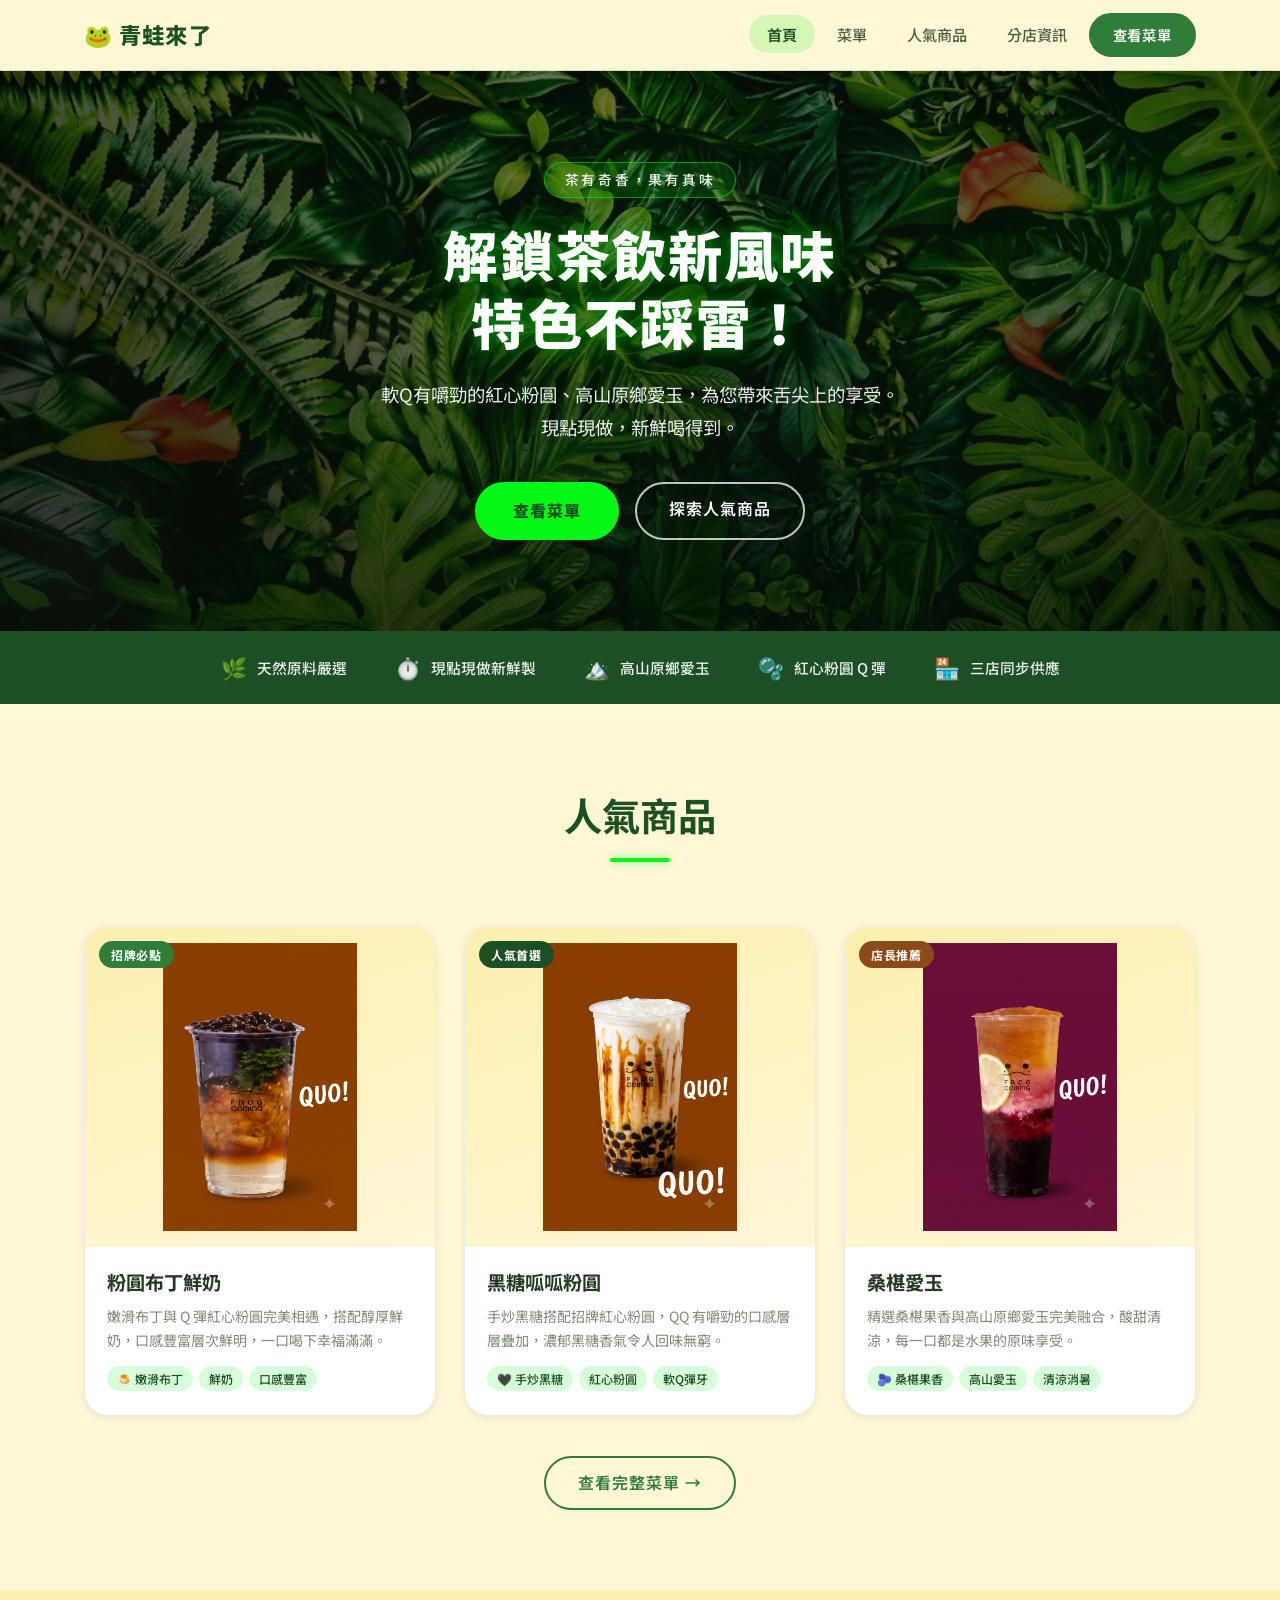
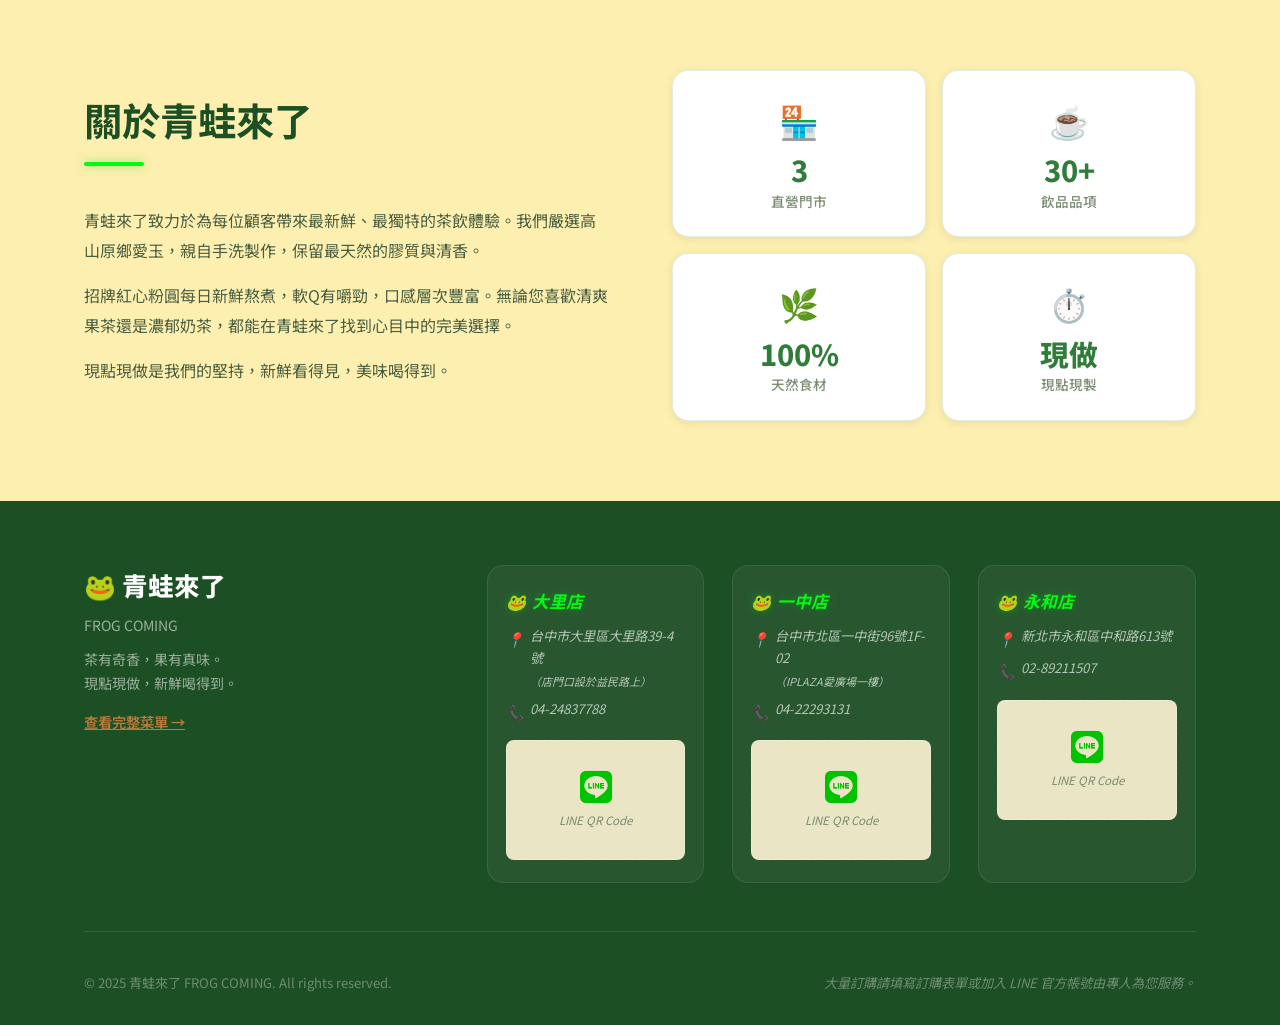
<file: index.html>
<!DOCTYPE html>
<html lang="zh-TW">
<head>
  <meta charset="UTF-8" />
  <meta name="viewport" content="width=device-width, initial-scale=1.0" />
  <meta http-equiv="X-UA-Compatible" content="IE=edge" />

  <!-- SEO Meta -->
  <title>青蛙來了 FROG COMING｜台中大里 · 一中 · 新北永和 手搖飲料專賣店</title>
  <meta name="description" content="青蛙來了 FROG COMING，現點現做的特色手搖飲料。招牌紅心粉圓 Q 彈有嚼勁，高山原鄉愛玉清涼消暑。台中大里店、一中店、新北永和店，解鎖茶飲新風味！" />
  <meta name="keywords" content="青蛙來了,FROG COMING,手搖飲料,台中飲料,大里飲料,一中街飲料,永和飲料,粉圓奶茶,愛玉,黑糖粉圓,桑椹愛玉,布丁鮮奶,紅心粉圓,高山愛玉,特色茶飲,台灣手搖飲,現點現做" />
  <meta name="author" content="青蛙來了 FROG COMING" />
  <meta name="robots" content="index, follow" />
  <link rel="canonical" href="https://gail0430.github.io/FrogTea/index.html" />

  <!-- Open Graph -->
  <meta property="og:title" content="青蛙來了 FROG COMING｜解鎖茶飲新風味 特色不踩雷！" />
  <meta property="og:description" content="軟Q有嚼勁的紅心粉圓、高山原鄉愛玉，為您帶來舌尖上的享受。現點現做，新鮮喝得到。台中大里、一中、新北永和三店。" />
  <meta property="og:type" content="website" />
  <meta property="og:url" content="https://gail0430.github.io/FrogTea/index.html" />
  <meta property="og:locale" content="zh_TW" />
  <meta property="og:image" content="images/store-wall-logo.jpg" />

  <!-- Twitter Card -->
  <meta name="twitter:card" content="summary_large_image" />
  <meta name="twitter:title" content="青蛙來了 FROG COMING｜解鎖茶飲新風味 特色不踩雷！" />
  <meta name="twitter:description" content="軟Q有嚼勁的紅心粉圓、高山原鄉愛玉，為您帶來舌尖上的享受。現點現做，新鮮喝得到。" />

  <!-- Structured Data -->
  <script type="application/ld+json">
  {
    "@context": "https://schema.org",
    "@type": "FoodEstablishment",
    "name": "青蛙來了 FROG COMING",
    "description": "現點現做的特色手搖飲料，招牌紅心粉圓、高山愛玉",
    "url": "https://gail0430.github.io/FrogTea/",
    "servesCuisine": "手搖飲料",
    "location": [
      {
        "@type": "Place",
        "name": "大里店",
        "address": { "@type": "PostalAddress", "addressLocality": "台中市大里區", "streetAddress": "大里路39-4號" },
        "telephone": "04-24837788"
      },
      {
        "@type": "Place",
        "name": "一中店",
        "address": { "@type": "PostalAddress", "addressLocality": "台中市北區", "streetAddress": "一中街96號1F-02" },
        "telephone": "04-22293131"
      },
      {
        "@type": "Place",
        "name": "永和店",
        "address": { "@type": "PostalAddress", "addressLocality": "新北市永和區", "streetAddress": "中和路613號" },
        "telephone": "02-89211507"
      }
    ]
  }
  </script>

  <!-- Fonts -->
  <link rel="preconnect" href="https://fonts.googleapis.com" />
  <link rel="preconnect" href="https://fonts.gstatic.com" crossorigin />
  <link href="https://fonts.googleapis.com/css2?family=Noto+Sans+TC:wght@400;500;700;900&display=swap" rel="stylesheet" />

  <!-- Icons -->
  <link rel="stylesheet" href="https://cdn.jsdelivr.net/npm/@fortawesome/fontawesome-free@6.4.0/css/all.min.css" />

  <!-- Stylesheet -->
  <link rel="stylesheet" href="css/style.css" />
</head>

<body>

  <!-- ========== HEADER ========== -->
  <header>
    <nav class="navbar container" aria-label="主導覽列">
      <a href="index.html" class="navbar-brand" aria-label="青蛙來了首頁">
        <span class="brand-name">🐸 青蛙來了</span>
      </a>
      <ul class="navbar-nav" role="list">
        <li><a href="index.html" class="nav-link active">首頁</a></li>
        <li><a href="Menu.html" class="nav-link">菜單</a></li>
        <li><a href="#popular" class="nav-link">人氣商品</a></li>
        <li><a href="#branches-footer" class="nav-link">分店資訊</a></li>
        <li><a href="Menu.html" class="btn-primary" style="padding:8px 22px;font-size:0.9rem;">查看菜單</a></li>
      </ul>
      <button class="navbar-menu-btn" id="menuToggle" aria-label="開啟選單" aria-expanded="false">
        <span></span>
        <span></span>
        <span></span>
      </button>
    </nav>
    <nav class="mobile-nav" id="mobileNav" aria-label="行動版導覽">
      <a href="index.html" class="nav-link active">首頁</a>
      <a href="Menu.html" class="nav-link">菜單</a>
      <a href="#popular" class="nav-link">人氣商品</a>
      <a href="#branches-footer" class="nav-link">分店資訊</a>
    </nav>
  </header>

  <main>

    <!-- ========== HERO BANNER ========== -->
    <section class="hero" aria-labelledby="hero-title" id="hero-section">
      <div class="hero-leaf hero-leaf-1"></div>
      <div class="hero-leaf hero-leaf-2"></div>
      <div class="hero-content">
        <span class="hero-eyebrow">茶有奇香，果有真味</span>
        <h1 class="hero-title" id="hero-title">
          解鎖茶飲新風味<br>特色不踩雷！
        </h1>
        <p class="hero-subtitle">
          軟Q有嚼勁的紅心粉圓、高山原鄉愛玉，為您帶來舌尖上的享受。<br>
          現點現做，新鮮喝得到。
        </p>
        <div class="hero-actions">
          <a href="Menu.html" class="btn-primary">查看菜單</a>
          <a href="#popular" class="btn-outline">探索人氣商品</a>
        </div>
      </div>
    </section>

    <!-- ========== FEATURES STRIP ========== -->
    <section class="features-strip" aria-label="品牌特色">
      <div class="container">
        <div class="feature-item">
          <span class="icon" aria-hidden="true">🌿</span>
          <span>天然原料嚴選</span>
        </div>
        <div class="feature-item">
          <span class="icon" aria-hidden="true">⏱️</span>
          <span>現點現做新鮮製</span>
        </div>
        <div class="feature-item">
          <span class="icon" aria-hidden="true">🏔️</span>
          <span>高山原鄉愛玉</span>
        </div>
        <div class="feature-item">
          <span class="icon" aria-hidden="true">🫧</span>
          <span>紅心粉圓 Q 彈</span>
        </div>
        <div class="feature-item">
          <span class="icon" aria-hidden="true">🏪</span>
          <span>三店同步供應</span>
        </div>
      </div>
    </section>

    <!-- ========== POPULAR PRODUCTS ========== -->
    <section class="popular-products" id="popular" aria-labelledby="popular-title">
      <div class="container">
        <h2 class="section-title fade-up" id="popular-title">人氣商品</h2>
        <div class="products-grid">

          <!-- 粉圓布丁鮮奶 -->
          <article class="product-card fade-up" aria-label="粉圓布丁鮮奶">
            <div class="product-card-img-wrap">
              <span class="product-badge">招牌必點</span>
              <img
                src="images/product-pudding-milk.png"
                alt="粉圓布丁鮮奶 - 嫩滑布丁搭配Q彈紅心粉圓與新鮮牛奶"
                class="product-card-img"
                loading="lazy"
              />
            </div>
            <div class="product-card-body">
              <h3 class="product-name">粉圓布丁鮮奶</h3>
              <p class="product-desc">嫩滑布丁與 Q 彈紅心粉圓完美相遇，搭配醇厚鮮奶，口感豐富層次鮮明，一口喝下幸福滿滿。</p>
              <div class="product-tags">
                <span class="product-tag">🍮 嫩滑布丁</span>
                <span class="product-tag">鮮奶</span>
                <span class="product-tag">口感豐富</span>
              </div>
            </div>
          </article>

          <!-- 黑糖呱呱粉圓 -->
          <article class="product-card fade-up" aria-label="黑糖呱呱粉圓">
            <div class="product-card-img-wrap">
              <span class="product-badge" style="background:var(--brand-green-dark);">人氣首選</span>
              <img
                src="images/product-brown-sugar-pearl.png"
                alt="黑糖呱呱粉圓 - 手炒黑糖搭配Q彈紅心粉圓"
                class="product-card-img"
                loading="lazy"
              />
            </div>
            <div class="product-card-body">
              <h3 class="product-name">黑糖呱呱粉圓</h3>
              <p class="product-desc">手炒黑糖搭配招牌紅心粉圓，QQ 有嚼勁的口感層層疊加，濃郁黑糖香氣令人回味無窮。</p>
              <div class="product-tags">
                <span class="product-tag">🖤 手炒黑糖</span>
                <span class="product-tag">紅心粉圓</span>
                <span class="product-tag">軟Q彈牙</span>
              </div>
            </div>
          </article>

          <!-- 桑椹愛玉 -->
          <article class="product-card fade-up" aria-label="桑椹愛玉">
            <div class="product-card-img-wrap">
              <span class="product-badge" style="background:var(--brand-brown);">店長推薦</span>
              <img
                src="images/product-mulberry-jelly.png"
                alt="桑椹愛玉 - 清涼酸甜的特色飲品"
                class="product-card-img"
                loading="lazy"
              />
            </div>
            <div class="product-card-body">
              <h3 class="product-name">桑椹愛玉</h3>
              <p class="product-desc">精選桑椹果香與高山原鄉愛玉完美融合，酸甜清涼，每一口都是水果的原味享受。</p>
              <div class="product-tags">
                <span class="product-tag">🫐 桑椹果香</span>
                <span class="product-tag">高山愛玉</span>
                <span class="product-tag">清涼消暑</span>
              </div>
            </div>
          </article>

        </div>

        <div style="text-align:center;margin-top:40px;">
          <a href="Menu.html" class="btn-outline fade-up">查看完整菜單 →</a>
        </div>
      </div>
    </section>

    <!-- ========== BRAND STORY ========== -->
    <section class="brand-story" aria-labelledby="story-title">
      <div class="container">
        <div class="brand-story-inner">
          <div class="brand-story-text">
            <h2 class="section-title fade-up" id="story-title">關於青蛙來了</h2>
            <p class="fade-up">青蛙來了致力於為每位顧客帶來最新鮮、最獨特的茶飲體驗。我們嚴選高山原鄉愛玉，親自手洗製作，保留最天然的膠質與清香。</p>
            <p class="fade-up">招牌紅心粉圓每日新鮮熬煮，軟Q有嚼勁，口感層次豐富。無論您喜歡清爽果茶還是濃郁奶茶，都能在青蛙來了找到心目中的完美選擇。</p>
            <p class="fade-up">現點現做是我們的堅持，新鮮看得見，美味喝得到。</p>
          </div>
          <div class="brand-story-visual fade-up" aria-label="品牌數據">
            <div class="story-card">
              <div class="story-icon" aria-hidden="true">🏪</div>
              <div class="story-num">3</div>
              <div class="story-label">直營門市</div>
            </div>
            <div class="story-card">
              <div class="story-icon" aria-hidden="true">☕</div>
              <div class="story-num">30+</div>
              <div class="story-label">飲品品項</div>
            </div>
            <div class="story-card">
              <div class="story-icon" aria-hidden="true">🌿</div>
              <div class="story-num">100%</div>
              <div class="story-label">天然食材</div>
            </div>
            <div class="story-card">
              <div class="story-icon" aria-hidden="true">⏱️</div>
              <div class="story-num">現做</div>
              <div class="story-label">現點現製</div>
            </div>
          </div>
        </div>
      </div>
    </section>

  </main>

  <!-- ========== FOOTER ========== -->
  <footer id="branches-footer" aria-labelledby="footer-branches-title">
    <div class="container">
      <div class="footer-top">
        <div class="footer-brand">
          <div class="logo-text">🐸 青蛙來了</div>
          <p>FROG COMING</p>
          <p style="margin-top:10px;">茶有奇香，果有真味。<br>現點現做，新鮮喝得到。</p>
          <p style="margin-top:14px;">
            <a href="Menu.html" style="color:var(--brand-brown-light);font-weight:600;text-decoration:underline;font-size:0.9rem;">查看完整菜單 →</a>
          </p>
        </div>

        <div class="footer-branches" aria-labelledby="footer-branches-title">
          <h2 id="footer-branches-title" class="section-title" style="display:none">分店資訊</h2>

          <!-- 大里店 -->
          <address class="branch-card" aria-label="台中大里店資訊">
            <div class="branch-name">大里店</div>
            <div class="branch-info">
              <span class="info-icon" aria-hidden="true">📍</span>
              <span>台中市大里區大里路39-4號<br><small>（店門口設於益民路上）</small></span>
            </div>
            <div class="branch-info">
              <span class="info-icon" aria-hidden="true">📞</span>
              <a href="tel:04-24837788" style="color:inherit;">04-24837788</a>
            </div>
            <div class="branch-qr-area" aria-label="大里店 LINE QR Code 預留區">
              <i class="fab fa-line" style="font-size:2rem;color:#00C300;"></i>
              <span class="qr-label">LINE QR Code</span>
            </div>
          </address>

          <!-- 一中店 -->
          <address class="branch-card" aria-label="台中一中店資訊">
            <div class="branch-name">一中店</div>
            <div class="branch-info">
              <span class="info-icon" aria-hidden="true">📍</span>
              <span>台中市北區一中街96號1F-02<br><small>（IPLAZA愛廣場一樓）</small></span>
            </div>
            <div class="branch-info">
              <span class="info-icon" aria-hidden="true">📞</span>
              <a href="tel:04-22293131" style="color:inherit;">04-22293131</a>
            </div>
            <div class="branch-qr-area" aria-label="一中店 LINE QR Code 預留區">
              <i class="fab fa-line" style="font-size:2rem;color:#00C300;"></i>
              <span class="qr-label">LINE QR Code</span>
            </div>
          </address>

          <!-- 永和店 -->
          <address class="branch-card" aria-label="新北永和店資訊">
            <div class="branch-name">永和店</div>
            <div class="branch-info">
              <span class="info-icon" aria-hidden="true">📍</span>
              <span>新北市永和區中和路613號</span>
            </div>
            <div class="branch-info">
              <span class="info-icon" aria-hidden="true">📞</span>
              <a href="tel:02-89211507" style="color:inherit;">02-89211507</a>
            </div>
            <div class="branch-qr-area" aria-label="永和店 LINE QR Code 預留區">
              <i class="fab fa-line" style="font-size:2rem;color:#00C300;"></i>
              <span class="qr-label">LINE QR Code</span>
            </div>
          </address>

        </div>
      </div>

      <div class="footer-bottom">
        <p>© 2025 青蛙來了 FROG COMING. All rights reserved.</p>
        <p class="footer-note">大量訂購請填寫訂購表單或加入 LINE 官方帳號由專人為您服務。</p>
      </div>
    </div>
  </footer>

  <!-- ========== JAVASCRIPT ========== -->
  <script>
    // Mobile nav toggle
    const menuToggle = document.getElementById('menuToggle');
    const mobileNav = document.getElementById('mobileNav');

    menuToggle.addEventListener('click', () => {
      const isOpen = mobileNav.classList.toggle('open');
      menuToggle.setAttribute('aria-expanded', isOpen);
    });

    // Close mobile nav when clicking a link
    mobileNav.querySelectorAll('.nav-link').forEach(link => {
      link.addEventListener('click', () => {
        mobileNav.classList.remove('open');
        menuToggle.setAttribute('aria-expanded', 'false');
      });
    });

    // Scroll animations
    const fadeEls = document.querySelectorAll('.fade-up');
    const observer = new IntersectionObserver((entries) => {
      entries.forEach(entry => {
        if (entry.isIntersecting) {
          entry.target.classList.add('visible');
          observer.unobserve(entry.target);
        }
      });
    }, { threshold: 0.12 });

    fadeEls.forEach(el => observer.observe(el));

    // Smooth anchor scroll with offset for sticky header
    document.querySelectorAll('a[href^="#"]').forEach(anchor => {
      anchor.addEventListener('click', function(e) {
        const targetId = this.getAttribute('href').substring(1);
        const target = document.getElementById(targetId);
        if (target) {
          e.preventDefault();
          const offset = 80;
          const top = target.getBoundingClientRect().top + window.scrollY - offset;
          window.scrollTo({ top, behavior: 'smooth' });
        }
      });
    });
  </script>

</body>
</html>
</file>
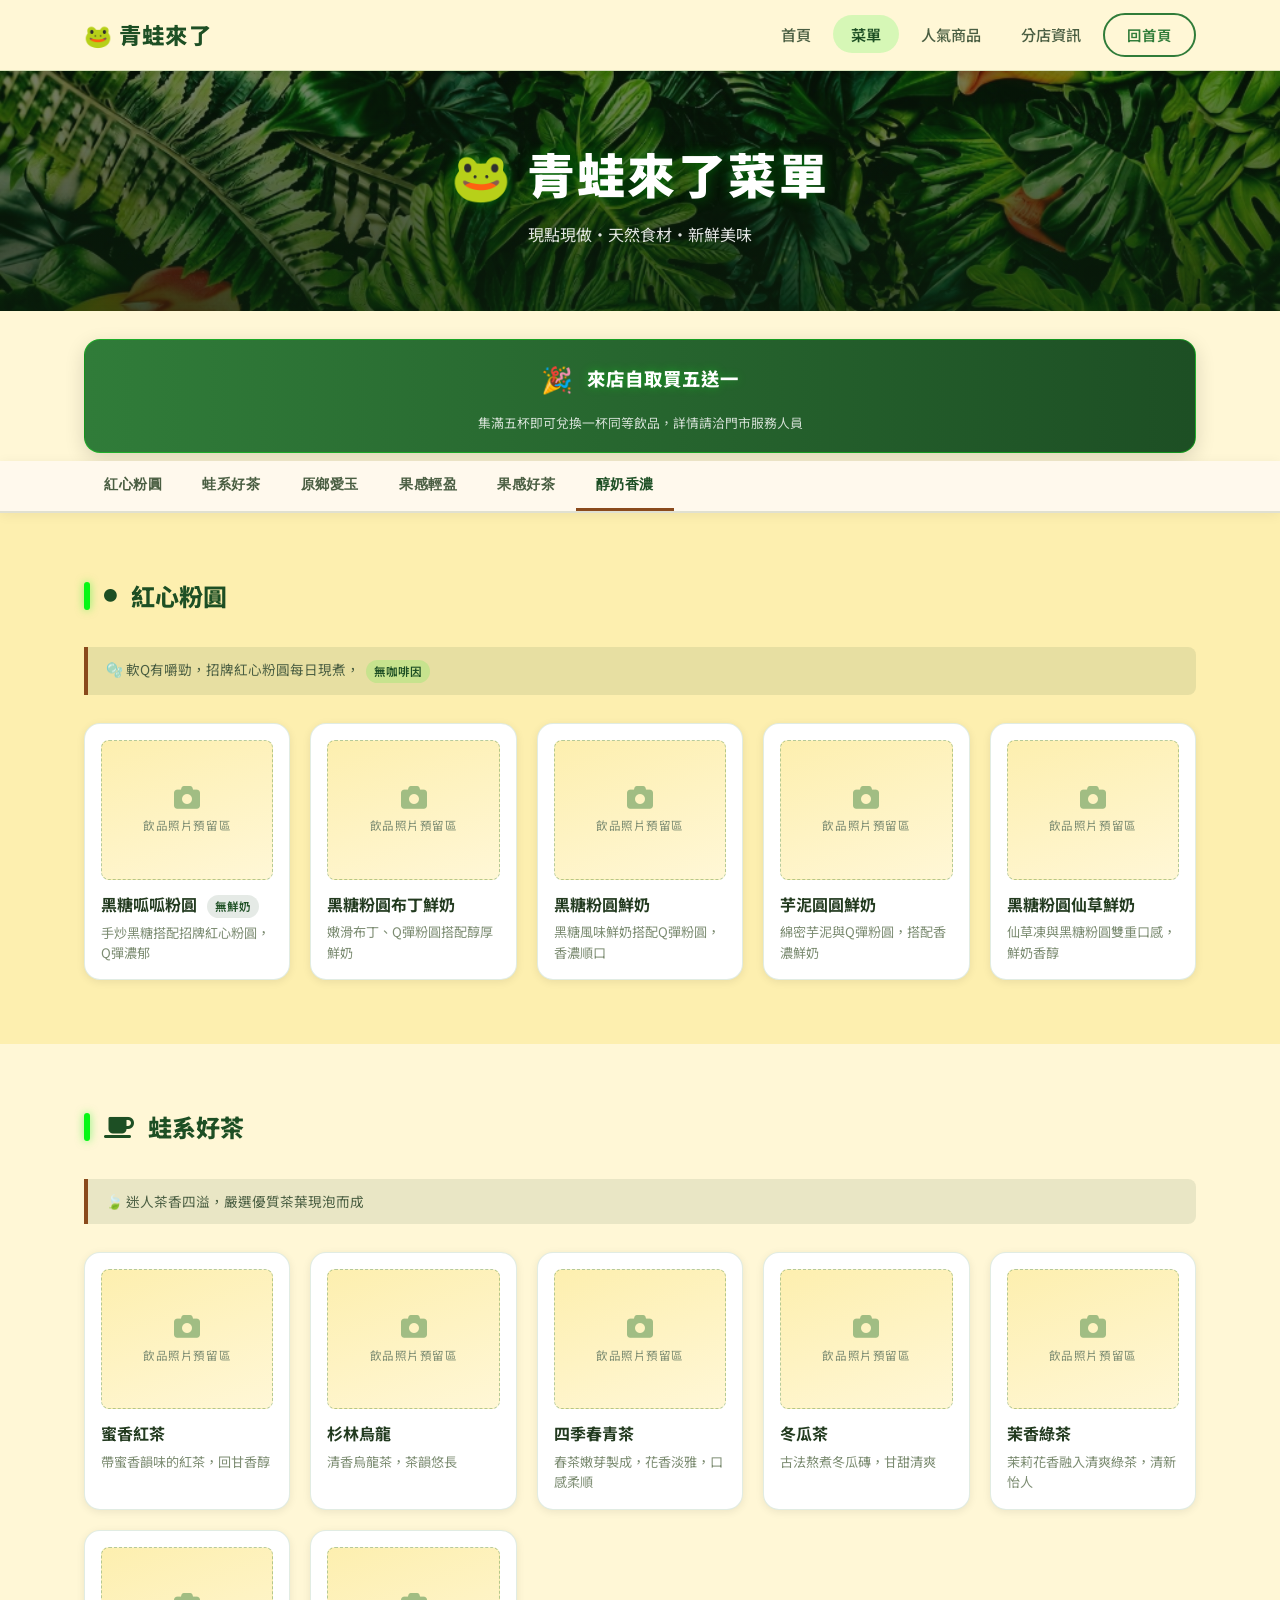
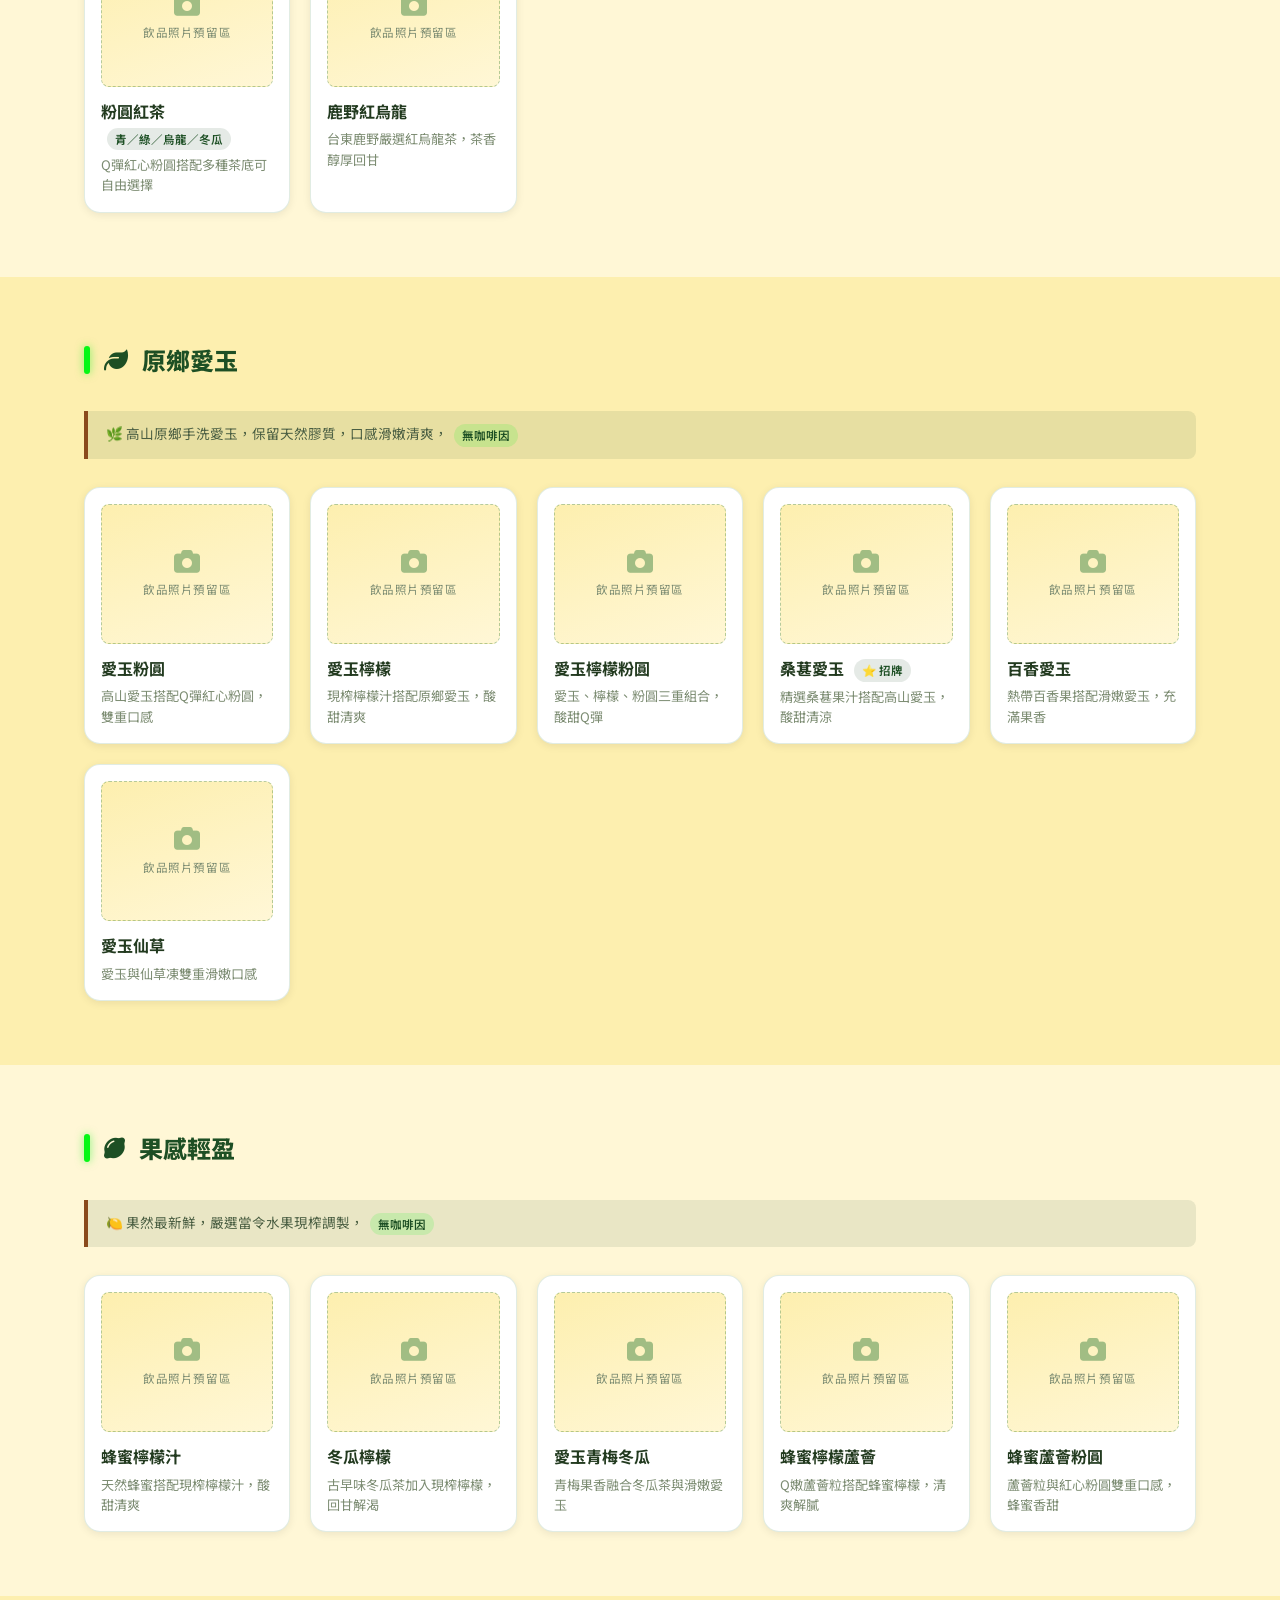
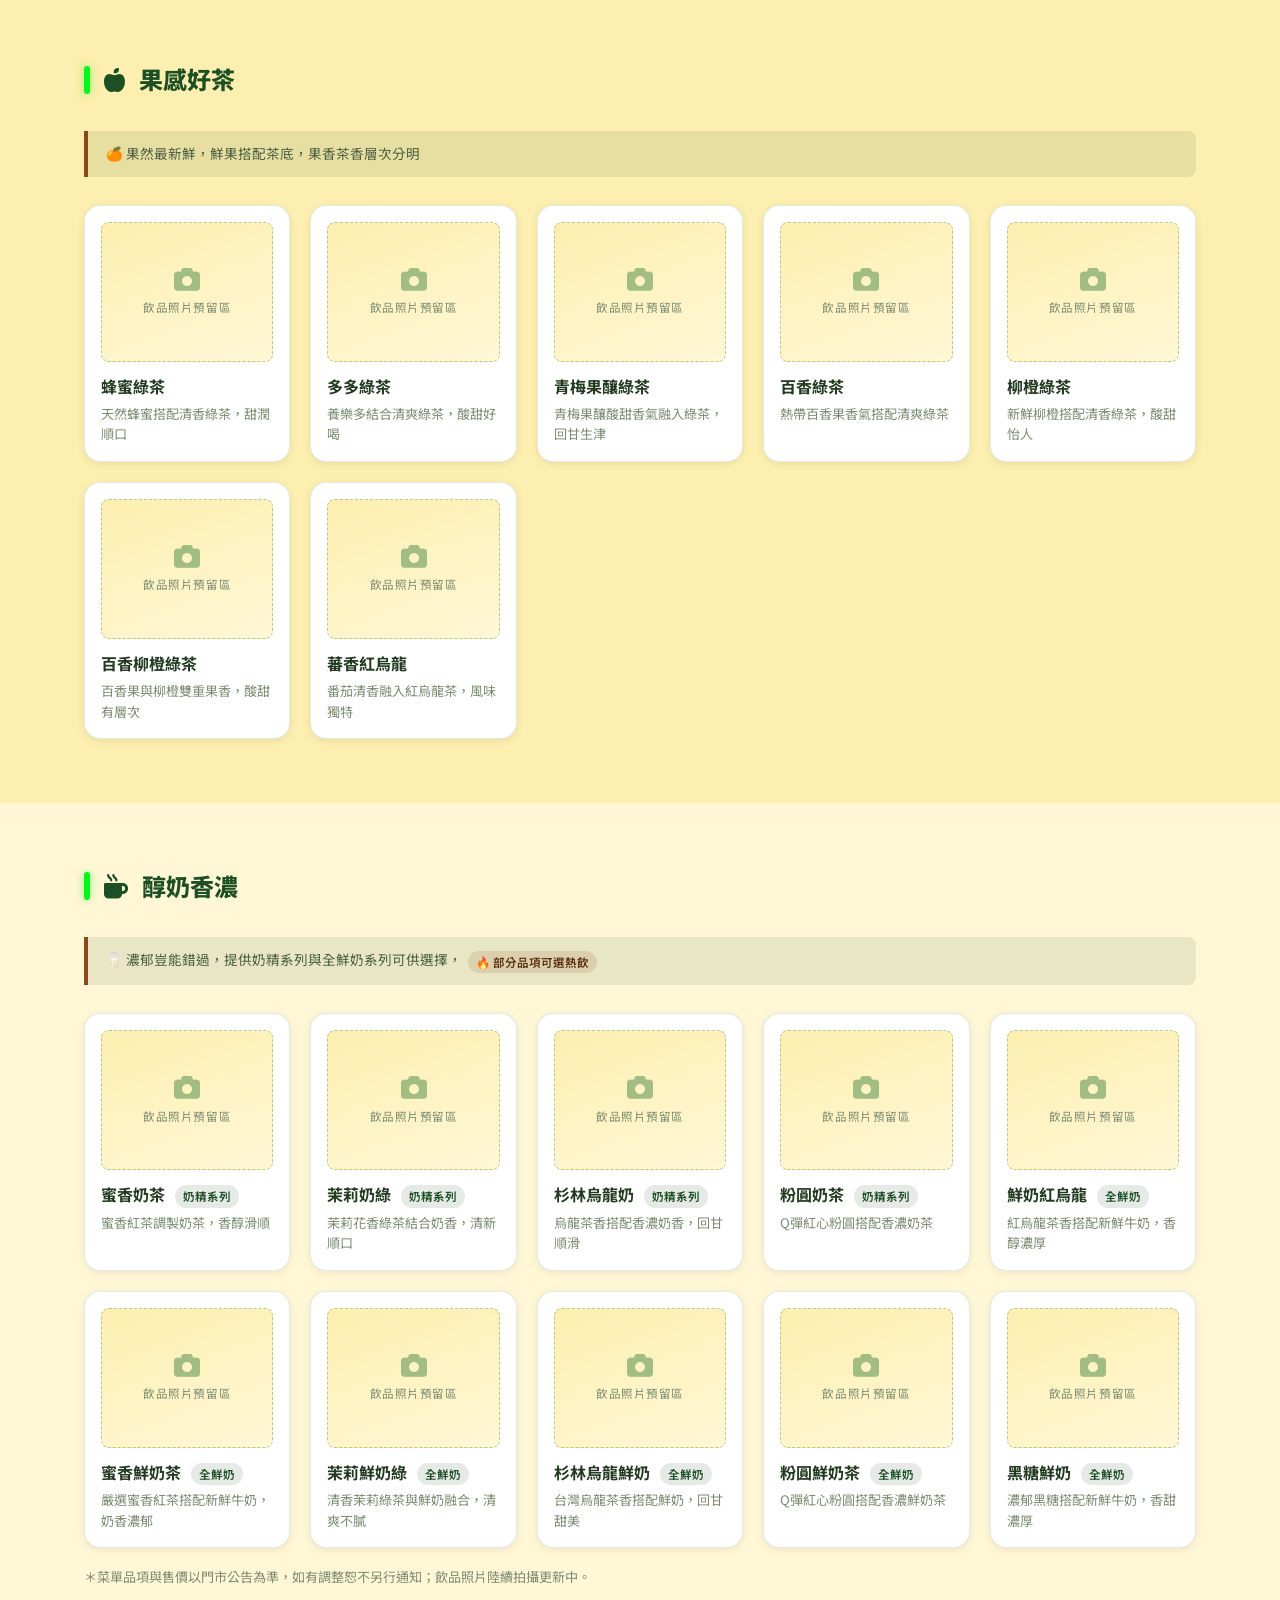
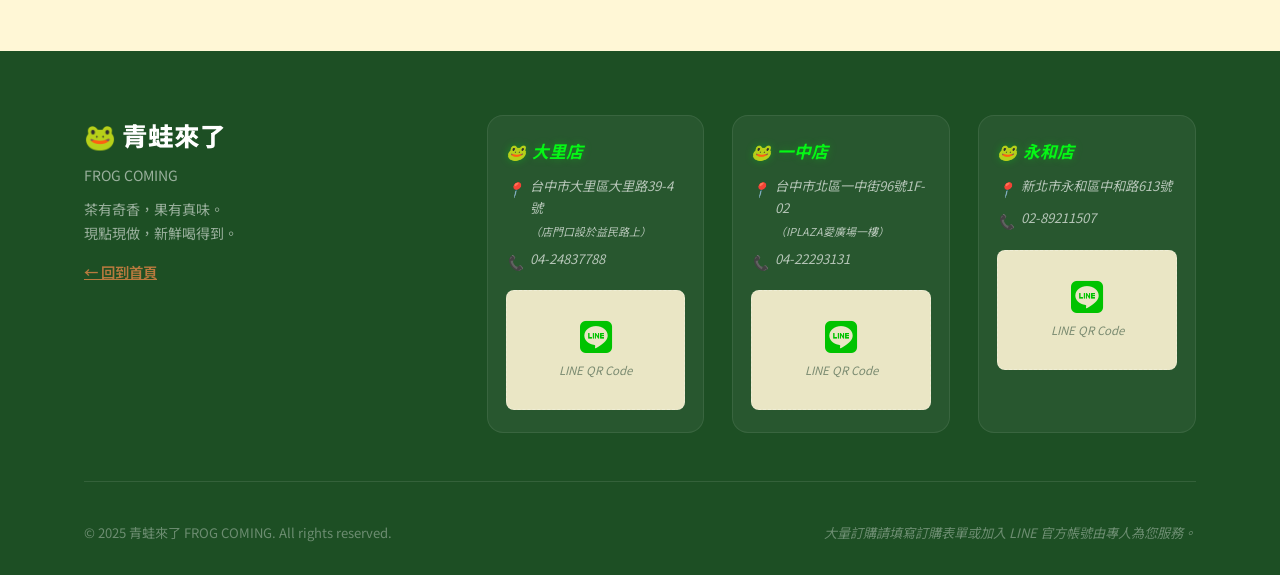
<file: Menu.html>
<!DOCTYPE html>
<html lang="zh-TW">
<head>
  <meta charset="UTF-8" />
  <meta name="viewport" content="width=device-width, initial-scale=1.0" />
  <meta http-equiv="X-UA-Compatible" content="IE=edge" />

  <!-- SEO Meta -->
  <title>菜單｜青蛙來了 FROG COMING｜手搖飲料 台中大里 一中 新北永和</title>
  <meta name="description" content="青蛙來了 FROG COMING 完整菜單。紅心粉圓、蛙系好茶、原鄉愛玉、果感輕盈、果感好茶、醇奶香濃六大系列，現點現做。台中大里、一中、新北永和三店供應。" />
  <meta name="keywords" content="青蛙來了菜單,FROG COMING菜單,手搖飲料菜單,紅心粉圓,蛙系好茶,原鄉愛玉,果感輕盈,果感好茶,醇奶香濃,台中飲料菜單,永和飲料菜單,高山愛玉,買五送一" />
  <meta name="author" content="青蛙來了 FROG COMING" />
  <meta name="robots" content="index, follow" />
  <link rel="canonical" href="https://gail0430.github.io/FrogTea/Menu.html" />

  <!-- Open Graph -->
  <meta property="og:title" content="菜單｜青蛙來了 FROG COMING" />
  <meta property="og:description" content="查看青蛙來了完整菜單，紅心粉圓、蛙系好茶、原鄉愛玉、果感輕盈、果感好茶、醇奶香濃六大系列飲品。" />
  <meta property="og:type" content="website" />
  <meta property="og:url" content="https://gail0430.github.io/FrogTea/Menu.html" />
  <meta property="og:locale" content="zh_TW" />
  <meta property="og:image" content="images/hero-leaf-bg.jpg" />

  <!-- Fonts -->
  <link rel="preconnect" href="https://fonts.googleapis.com" />
  <link rel="preconnect" href="https://fonts.gstatic.com" crossorigin />
  <link href="https://fonts.googleapis.com/css2?family=Noto+Sans+TC:wght@400;500;700;900&display=swap" rel="stylesheet" />

  <!-- Icons -->
  <link rel="stylesheet" href="https://cdn.jsdelivr.net/npm/@fortawesome/fontawesome-free@6.4.0/css/all.min.css" />

  <!-- Shared Stylesheet -->
  <link rel="stylesheet" href="css/style.css" />
</head>

<body>

  <!-- ========== HEADER ========== -->
  <header>
    <nav class="navbar container" aria-label="主導覽列">
      <a href="index.html" class="navbar-brand" aria-label="青蛙來了首頁">
        <span class="brand-name">🐸 青蛙來了</span>
      </a>
      <ul class="navbar-nav" role="list">
        <li><a href="index.html" class="nav-link">首頁</a></li>
        <li><a href="Menu.html" class="nav-link active">菜單</a></li>
        <li><a href="index.html#popular" class="nav-link">人氣商品</a></li>
        <li><a href="index.html#branches-footer" class="nav-link">分店資訊</a></li>
        <li><a href="index.html" class="btn-outline" style="padding:8px 22px;font-size:0.9rem;">回首頁</a></li>
      </ul>
      <button class="navbar-menu-btn" id="menuToggle" aria-label="開啟選單" aria-expanded="false">
        <span></span>
        <span></span>
        <span></span>
      </button>
    </nav>
    <nav class="mobile-nav" id="mobileNav" aria-label="行動版導覽">
      <a href="index.html" class="nav-link">首頁</a>
      <a href="Menu.html" class="nav-link active">菜單</a>
      <a href="index.html#popular" class="nav-link">人氣商品</a>
      <a href="index.html#branches-footer" class="nav-link">分店資訊</a>
    </nav>
  </header>

  <main>

    <!-- ========== MENU HERO ========== -->
    <section class="menu-hero" aria-labelledby="menu-hero-title">
      <h1 class="menu-hero-title" id="menu-hero-title">🐸 青蛙來了菜單</h1>
      <p class="menu-hero-sub">現點現做・天然食材・新鮮美味</p>
    </section>

    <!-- ========== 買五送一 促銷 BANNER ========== -->
    <div class="container" style="padding-top:28px;">
      <div class="menu-promo-banner">
        <span class="promo-icon" aria-hidden="true">🎉</span>
        <span class="promo-text">來店自取買五送一</span>
        <span class="promo-sub">集滿五杯即可兌換一杯同等飲品，詳情請洽門市服務人員</span>
      </div>
    </div>

    <!-- ========== MENU TAB NAV ========== -->
    <nav class="menu-nav-tabs" aria-label="菜單分類導覽">
      <div class="container">
        <div class="menu-tabs-inner" role="tablist">
          <button class="menu-tab-btn active" role="tab" aria-selected="true"  data-target="sec-pearl" onclick="scrollToSection('sec-pearl')">紅心粉圓</button>
          <button class="menu-tab-btn" role="tab" aria-selected="false" data-target="sec-tea" onclick="scrollToSection('sec-tea')">蛙系好茶</button>
          <button class="menu-tab-btn" role="tab" aria-selected="false" data-target="sec-jelly" onclick="scrollToSection('sec-jelly')">原鄉愛玉</button>
          <button class="menu-tab-btn" role="tab" aria-selected="false" data-target="sec-light" onclick="scrollToSection('sec-light')">果感輕盈</button>
          <button class="menu-tab-btn" role="tab" aria-selected="false" data-target="sec-fruittea" onclick="scrollToSection('sec-fruittea')">果感好茶</button>
          <button class="menu-tab-btn" role="tab" aria-selected="false" data-target="sec-milk" onclick="scrollToSection('sec-milk')">醇奶香濃</button>
        </div>
      </div>
    </nav>

    <!-- ========== 紅心粉圓 ========== -->
    <section class="menu-section-wrap" id="sec-pearl" aria-labelledby="title-pearl">
      <div class="container">
        <h2 class="menu-category-title" id="title-pearl">
          <i class="fas fa-circle" style="font-size:0.8rem;" aria-hidden="true"></i> 紅心粉圓
        </h2>
        <div class="menu-note-bar">
          🫧 軟Q有嚼勁，招牌紅心粉圓每日現煮，<span class="size-badge badge-no-caffeine">無咖啡因</span>
        </div>
        <div class="menu-grid">
          <article class="menu-item-card" aria-label="黑糖呱呱粉圓（無鮮奶）">
            <div class="item-photo-placeholder" aria-label="黑糖呱呱粉圓照片預留區">
              <i class="fas fa-camera" aria-hidden="true"></i>
              <span>飲品照片預留區</span>
            </div>
            <div class="menu-item-info">
              <div class="item-name">黑糖呱呱粉圓 <span class="size-badge">無鮮奶</span></div>
              <div class="item-desc">手炒黑糖搭配招牌紅心粉圓，Q彈濃郁</div>
            </div>
          </article>
          <article class="menu-item-card" aria-label="黑糖粉圓布丁鮮奶">
            <div class="item-photo-placeholder" aria-label="黑糖粉圓布丁鮮奶照片預留區">
              <i class="fas fa-camera" aria-hidden="true"></i>
              <span>飲品照片預留區</span>
            </div>
            <div class="menu-item-info">
              <div class="item-name">黑糖粉圓布丁鮮奶</div>
              <div class="item-desc">嫩滑布丁、Q彈粉圓搭配醇厚鮮奶</div>
            </div>
          </article>
          <article class="menu-item-card" aria-label="黑糖粉圓鮮奶">
            <div class="item-photo-placeholder" aria-label="黑糖粉圓鮮奶照片預留區">
              <i class="fas fa-camera" aria-hidden="true"></i>
              <span>飲品照片預留區</span>
            </div>
            <div class="menu-item-info">
              <div class="item-name">黑糖粉圓鮮奶</div>
              <div class="item-desc">黑糖風味鮮奶搭配Q彈粉圓，香濃順口</div>
            </div>
          </article>
          <article class="menu-item-card" aria-label="芋泥圓圓鮮奶">
            <div class="item-photo-placeholder" aria-label="芋泥圓圓鮮奶照片預留區">
              <i class="fas fa-camera" aria-hidden="true"></i>
              <span>飲品照片預留區</span>
            </div>
            <div class="menu-item-info">
              <div class="item-name">芋泥圓圓鮮奶</div>
              <div class="item-desc">綿密芋泥與Q彈粉圓，搭配香濃鮮奶</div>
            </div>
          </article>
          <article class="menu-item-card" aria-label="黑糖粉圓仙草鮮奶">
            <div class="item-photo-placeholder" aria-label="黑糖粉圓仙草鮮奶照片預留區">
              <i class="fas fa-camera" aria-hidden="true"></i>
              <span>飲品照片預留區</span>
            </div>
            <div class="menu-item-info">
              <div class="item-name">黑糖粉圓仙草鮮奶</div>
              <div class="item-desc">仙草凍與黑糖粉圓雙重口感，鮮奶香醇</div>
            </div>
          </article>
        </div>
      </div>
    </section>

    <!-- ========== 蛙系好茶 ========== -->
    <section class="menu-section-wrap" id="sec-tea" aria-labelledby="title-tea">
      <div class="container">
        <h2 class="menu-category-title" id="title-tea">
          <i class="fas fa-mug-saucer" aria-hidden="true"></i> 蛙系好茶
        </h2>
        <div class="menu-note-bar">
          🍃 迷人茶香四溢，嚴選優質茶葉現泡而成
        </div>
        <div class="menu-grid">
          <article class="menu-item-card" aria-label="蜜香紅茶">
            <div class="item-photo-placeholder" aria-label="蜜香紅茶照片預留區">
              <i class="fas fa-camera" aria-hidden="true"></i>
              <span>飲品照片預留區</span>
            </div>
            <div class="menu-item-info">
              <div class="item-name">蜜香紅茶</div>
              <div class="item-desc">帶蜜香韻味的紅茶，回甘香醇</div>
            </div>
          </article>
          <article class="menu-item-card" aria-label="杉林烏龍">
            <div class="item-photo-placeholder" aria-label="杉林烏龍照片預留區">
              <i class="fas fa-camera" aria-hidden="true"></i>
              <span>飲品照片預留區</span>
            </div>
            <div class="menu-item-info">
              <div class="item-name">杉林烏龍</div>
              <div class="item-desc">清香烏龍茶，茶韻悠長</div>
            </div>
          </article>
          <article class="menu-item-card" aria-label="四季春青茶">
            <div class="item-photo-placeholder" aria-label="四季春青茶照片預留區">
              <i class="fas fa-camera" aria-hidden="true"></i>
              <span>飲品照片預留區</span>
            </div>
            <div class="menu-item-info">
              <div class="item-name">四季春青茶</div>
              <div class="item-desc">春茶嫩芽製成，花香淡雅，口感柔順</div>
            </div>
          </article>
          <article class="menu-item-card" aria-label="冬瓜茶">
            <div class="item-photo-placeholder" aria-label="冬瓜茶照片預留區">
              <i class="fas fa-camera" aria-hidden="true"></i>
              <span>飲品照片預留區</span>
            </div>
            <div class="menu-item-info">
              <div class="item-name">冬瓜茶</div>
              <div class="item-desc">古法熬煮冬瓜磚，甘甜清爽</div>
            </div>
          </article>
          <article class="menu-item-card" aria-label="茉香綠茶">
            <div class="item-photo-placeholder" aria-label="茉香綠茶照片預留區">
              <i class="fas fa-camera" aria-hidden="true"></i>
              <span>飲品照片預留區</span>
            </div>
            <div class="menu-item-info">
              <div class="item-name">茉香綠茶</div>
              <div class="item-desc">茉莉花香融入清爽綠茶，清新怡人</div>
            </div>
          </article>
          <article class="menu-item-card" aria-label="粉圓紅茶">
            <div class="item-photo-placeholder" aria-label="粉圓紅茶照片預留區">
              <i class="fas fa-camera" aria-hidden="true"></i>
              <span>飲品照片預留區</span>
            </div>
            <div class="menu-item-info">
              <div class="item-name">粉圓紅茶 <span class="size-badge">青／綠／烏龍／冬瓜</span></div>
              <div class="item-desc">Q彈紅心粉圓搭配多種茶底可自由選擇</div>
            </div>
          </article>
          <article class="menu-item-card" aria-label="鹿野紅烏龍">
            <div class="item-photo-placeholder" aria-label="鹿野紅烏龍照片預留區">
              <i class="fas fa-camera" aria-hidden="true"></i>
              <span>飲品照片預留區</span>
            </div>
            <div class="menu-item-info">
              <div class="item-name">鹿野紅烏龍</div>
              <div class="item-desc">台東鹿野嚴選紅烏龍茶，茶香醇厚回甘</div>
            </div>
          </article>
        </div>
      </div>
    </section>

    <!-- ========== 原鄉愛玉 ========== -->
    <section class="menu-section-wrap" id="sec-jelly" aria-labelledby="title-jelly">
      <div class="container">
        <h2 class="menu-category-title" id="title-jelly">
          <i class="fas fa-leaf" aria-hidden="true"></i> 原鄉愛玉
        </h2>
        <div class="menu-note-bar">
          🌿 高山原鄉手洗愛玉，保留天然膠質，口感滑嫩清爽，<span class="size-badge badge-no-caffeine">無咖啡因</span>
        </div>
        <div class="menu-grid">
          <article class="menu-item-card" aria-label="愛玉粉圓">
            <div class="item-photo-placeholder" aria-label="愛玉粉圓照片預留區">
              <i class="fas fa-camera" aria-hidden="true"></i>
              <span>飲品照片預留區</span>
            </div>
            <div class="menu-item-info">
              <div class="item-name">愛玉粉圓</div>
              <div class="item-desc">高山愛玉搭配Q彈紅心粉圓，雙重口感</div>
            </div>
          </article>
          <article class="menu-item-card" aria-label="愛玉檸檬">
            <div class="item-photo-placeholder" aria-label="愛玉檸檬照片預留區">
              <i class="fas fa-camera" aria-hidden="true"></i>
              <span>飲品照片預留區</span>
            </div>
            <div class="menu-item-info">
              <div class="item-name">愛玉檸檬</div>
              <div class="item-desc">現榨檸檬汁搭配原鄉愛玉，酸甜清爽</div>
            </div>
          </article>
          <article class="menu-item-card" aria-label="愛玉檸檬粉圓">
            <div class="item-photo-placeholder" aria-label="愛玉檸檬粉圓照片預留區">
              <i class="fas fa-camera" aria-hidden="true"></i>
              <span>飲品照片預留區</span>
            </div>
            <div class="menu-item-info">
              <div class="item-name">愛玉檸檬粉圓</div>
              <div class="item-desc">愛玉、檸檬、粉圓三重組合，酸甜Q彈</div>
            </div>
          </article>
          <article class="menu-item-card" aria-label="桑葚愛玉">
            <div class="item-photo-placeholder" aria-label="桑葚愛玉照片預留區">
              <i class="fas fa-camera" aria-hidden="true"></i>
              <span>飲品照片預留區</span>
            </div>
            <div class="menu-item-info">
              <div class="item-name">桑葚愛玉 <span class="size-badge">⭐ 招牌</span></div>
              <div class="item-desc">精選桑葚果汁搭配高山愛玉，酸甜清涼</div>
            </div>
          </article>
          <article class="menu-item-card" aria-label="百香愛玉">
            <div class="item-photo-placeholder" aria-label="百香愛玉照片預留區">
              <i class="fas fa-camera" aria-hidden="true"></i>
              <span>飲品照片預留區</span>
            </div>
            <div class="menu-item-info">
              <div class="item-name">百香愛玉</div>
              <div class="item-desc">熱帶百香果搭配滑嫩愛玉，充滿果香</div>
            </div>
          </article>
          <article class="menu-item-card" aria-label="愛玉仙草">
            <div class="item-photo-placeholder" aria-label="愛玉仙草照片預留區">
              <i class="fas fa-camera" aria-hidden="true"></i>
              <span>飲品照片預留區</span>
            </div>
            <div class="menu-item-info">
              <div class="item-name">愛玉仙草</div>
              <div class="item-desc">愛玉與仙草凍雙重滑嫩口感</div>
            </div>
          </article>
        </div>
      </div>
    </section>

    <!-- ========== 果感輕盈 ========== -->
    <section class="menu-section-wrap" id="sec-light" aria-labelledby="title-light">
      <div class="container">
        <h2 class="menu-category-title" id="title-light">
          <i class="fas fa-lemon" aria-hidden="true"></i> 果感輕盈
        </h2>
        <div class="menu-note-bar">
          🍋 果然最新鮮，嚴選當令水果現榨調製，<span class="size-badge badge-no-caffeine">無咖啡因</span>
        </div>
        <div class="menu-grid">
          <article class="menu-item-card" aria-label="蜂蜜檸檬汁">
            <div class="item-photo-placeholder" aria-label="蜂蜜檸檬汁照片預留區">
              <i class="fas fa-camera" aria-hidden="true"></i>
              <span>飲品照片預留區</span>
            </div>
            <div class="menu-item-info">
              <div class="item-name">蜂蜜檸檬汁</div>
              <div class="item-desc">天然蜂蜜搭配現榨檸檬汁，酸甜清爽</div>
            </div>
          </article>
          <article class="menu-item-card" aria-label="冬瓜檸檬">
            <div class="item-photo-placeholder" aria-label="冬瓜檸檬照片預留區">
              <i class="fas fa-camera" aria-hidden="true"></i>
              <span>飲品照片預留區</span>
            </div>
            <div class="menu-item-info">
              <div class="item-name">冬瓜檸檬</div>
              <div class="item-desc">古早味冬瓜茶加入現榨檸檬，回甘解渴</div>
            </div>
          </article>
          <article class="menu-item-card" aria-label="愛玉青梅冬瓜">
            <div class="item-photo-placeholder" aria-label="愛玉青梅冬瓜照片預留區">
              <i class="fas fa-camera" aria-hidden="true"></i>
              <span>飲品照片預留區</span>
            </div>
            <div class="menu-item-info">
              <div class="item-name">愛玉青梅冬瓜</div>
              <div class="item-desc">青梅果香融合冬瓜茶與滑嫩愛玉</div>
            </div>
          </article>
          <article class="menu-item-card" aria-label="蜂蜜檸檬蘆薈">
            <div class="item-photo-placeholder" aria-label="蜂蜜檸檬蘆薈照片預留區">
              <i class="fas fa-camera" aria-hidden="true"></i>
              <span>飲品照片預留區</span>
            </div>
            <div class="menu-item-info">
              <div class="item-name">蜂蜜檸檬蘆薈</div>
              <div class="item-desc">Q嫩蘆薈粒搭配蜂蜜檸檬，清爽解膩</div>
            </div>
          </article>
          <article class="menu-item-card" aria-label="蜂蜜蘆薈粉圓">
            <div class="item-photo-placeholder" aria-label="蜂蜜蘆薈粉圓照片預留區">
              <i class="fas fa-camera" aria-hidden="true"></i>
              <span>飲品照片預留區</span>
            </div>
            <div class="menu-item-info">
              <div class="item-name">蜂蜜蘆薈粉圓</div>
              <div class="item-desc">蘆薈粒與紅心粉圓雙重口感，蜂蜜香甜</div>
            </div>
          </article>
        </div>
      </div>
    </section>

    <!-- ========== 果感好茶 ========== -->
    <section class="menu-section-wrap" id="sec-fruittea" aria-labelledby="title-fruittea">
      <div class="container">
        <h2 class="menu-category-title" id="title-fruittea">
          <i class="fas fa-apple-alt" aria-hidden="true"></i> 果感好茶
        </h2>
        <div class="menu-note-bar">
          🍊 果然最新鮮，鮮果搭配茶底，果香茶香層次分明
        </div>
        <div class="menu-grid">
          <article class="menu-item-card" aria-label="蜂蜜綠茶">
            <div class="item-photo-placeholder" aria-label="蜂蜜綠茶照片預留區">
              <i class="fas fa-camera" aria-hidden="true"></i>
              <span>飲品照片預留區</span>
            </div>
            <div class="menu-item-info">
              <div class="item-name">蜂蜜綠茶</div>
              <div class="item-desc">天然蜂蜜搭配清香綠茶，甜潤順口</div>
            </div>
          </article>
          <article class="menu-item-card" aria-label="多多綠茶">
            <div class="item-photo-placeholder" aria-label="多多綠茶照片預留區">
              <i class="fas fa-camera" aria-hidden="true"></i>
              <span>飲品照片預留區</span>
            </div>
            <div class="menu-item-info">
              <div class="item-name">多多綠茶</div>
              <div class="item-desc">養樂多結合清爽綠茶，酸甜好喝</div>
            </div>
          </article>
          <article class="menu-item-card" aria-label="青梅果釀綠茶">
            <div class="item-photo-placeholder" aria-label="青梅果釀綠茶照片預留區">
              <i class="fas fa-camera" aria-hidden="true"></i>
              <span>飲品照片預留區</span>
            </div>
            <div class="menu-item-info">
              <div class="item-name">青梅果釀綠茶</div>
              <div class="item-desc">青梅果釀酸甜香氣融入綠茶，回甘生津</div>
            </div>
          </article>
          <article class="menu-item-card" aria-label="百香綠茶">
            <div class="item-photo-placeholder" aria-label="百香綠茶照片預留區">
              <i class="fas fa-camera" aria-hidden="true"></i>
              <span>飲品照片預留區</span>
            </div>
            <div class="menu-item-info">
              <div class="item-name">百香綠茶</div>
              <div class="item-desc">熱帶百香果香氣搭配清爽綠茶</div>
            </div>
          </article>
          <article class="menu-item-card" aria-label="柳橙綠茶">
            <div class="item-photo-placeholder" aria-label="柳橙綠茶照片預留區">
              <i class="fas fa-camera" aria-hidden="true"></i>
              <span>飲品照片預留區</span>
            </div>
            <div class="menu-item-info">
              <div class="item-name">柳橙綠茶</div>
              <div class="item-desc">新鮮柳橙搭配清香綠茶，酸甜怡人</div>
            </div>
          </article>
          <article class="menu-item-card" aria-label="百香柳橙綠茶">
            <div class="item-photo-placeholder" aria-label="百香柳橙綠茶照片預留區">
              <i class="fas fa-camera" aria-hidden="true"></i>
              <span>飲品照片預留區</span>
            </div>
            <div class="menu-item-info">
              <div class="item-name">百香柳橙綠茶</div>
              <div class="item-desc">百香果與柳橙雙重果香，酸甜有層次</div>
            </div>
          </article>
          <article class="menu-item-card" aria-label="蕃香紅烏龍">
            <div class="item-photo-placeholder" aria-label="蕃香紅烏龍照片預留區">
              <i class="fas fa-camera" aria-hidden="true"></i>
              <span>飲品照片預留區</span>
            </div>
            <div class="menu-item-info">
              <div class="item-name">蕃香紅烏龍</div>
              <div class="item-desc">番茄清香融入紅烏龍茶，風味獨特</div>
            </div>
          </article>
        </div>
      </div>
    </section>

    <!-- ========== 醇奶香濃 ========== -->
    <section class="menu-section-wrap" id="sec-milk" aria-labelledby="title-milk">
      <div class="container">
        <h2 class="menu-category-title" id="title-milk">
          <i class="fas fa-mug-hot" aria-hidden="true"></i> 醇奶香濃
        </h2>
        <div class="menu-note-bar">
          🥛 濃郁豈能錯過，提供奶精系列與全鮮奶系列可供選擇，<span class="size-badge badge-hot">🔥 部分品項可選熱飲</span>
        </div>
        <div class="menu-grid">
          <article class="menu-item-card" aria-label="蜜香奶茶">
            <div class="item-photo-placeholder" aria-label="蜜香奶茶照片預留區">
              <i class="fas fa-camera" aria-hidden="true"></i>
              <span>飲品照片預留區</span>
            </div>
            <div class="menu-item-info">
              <div class="item-name">蜜香奶茶 <span class="size-badge">奶精系列</span></div>
              <div class="item-desc">蜜香紅茶調製奶茶，香醇滑順</div>
            </div>
          </article>
          <article class="menu-item-card" aria-label="茉莉奶綠">
            <div class="item-photo-placeholder" aria-label="茉莉奶綠照片預留區">
              <i class="fas fa-camera" aria-hidden="true"></i>
              <span>飲品照片預留區</span>
            </div>
            <div class="menu-item-info">
              <div class="item-name">茉莉奶綠 <span class="size-badge">奶精系列</span></div>
              <div class="item-desc">茉莉花香綠茶結合奶香，清新順口</div>
            </div>
          </article>
          <article class="menu-item-card" aria-label="杉林烏龍奶">
            <div class="item-photo-placeholder" aria-label="杉林烏龍奶照片預留區">
              <i class="fas fa-camera" aria-hidden="true"></i>
              <span>飲品照片預留區</span>
            </div>
            <div class="menu-item-info">
              <div class="item-name">杉林烏龍奶 <span class="size-badge">奶精系列</span></div>
              <div class="item-desc">烏龍茶香搭配香濃奶香，回甘順滑</div>
            </div>
          </article>
          <article class="menu-item-card" aria-label="粉圓奶茶">
            <div class="item-photo-placeholder" aria-label="粉圓奶茶照片預留區">
              <i class="fas fa-camera" aria-hidden="true"></i>
              <span>飲品照片預留區</span>
            </div>
            <div class="menu-item-info">
              <div class="item-name">粉圓奶茶 <span class="size-badge">奶精系列</span></div>
              <div class="item-desc">Q彈紅心粉圓搭配香濃奶茶</div>
            </div>
          </article>
          <article class="menu-item-card" aria-label="鮮奶紅烏龍">
            <div class="item-photo-placeholder" aria-label="鮮奶紅烏龍照片預留區">
              <i class="fas fa-camera" aria-hidden="true"></i>
              <span>飲品照片預留區</span>
            </div>
            <div class="menu-item-info">
              <div class="item-name">鮮奶紅烏龍 <span class="size-badge">全鮮奶</span></div>
              <div class="item-desc">紅烏龍茶香搭配新鮮牛奶，香醇濃厚</div>
            </div>
          </article>
          <article class="menu-item-card" aria-label="蜜香鮮奶茶">
            <div class="item-photo-placeholder" aria-label="蜜香鮮奶茶照片預留區">
              <i class="fas fa-camera" aria-hidden="true"></i>
              <span>飲品照片預留區</span>
            </div>
            <div class="menu-item-info">
              <div class="item-name">蜜香鮮奶茶 <span class="size-badge">全鮮奶</span></div>
              <div class="item-desc">嚴選蜜香紅茶搭配新鮮牛奶，奶香濃郁</div>
            </div>
          </article>
          <article class="menu-item-card" aria-label="茉莉鮮奶綠">
            <div class="item-photo-placeholder" aria-label="茉莉鮮奶綠照片預留區">
              <i class="fas fa-camera" aria-hidden="true"></i>
              <span>飲品照片預留區</span>
            </div>
            <div class="menu-item-info">
              <div class="item-name">茉莉鮮奶綠 <span class="size-badge">全鮮奶</span></div>
              <div class="item-desc">清香茉莉綠茶與鮮奶融合，清爽不膩</div>
            </div>
          </article>
          <article class="menu-item-card" aria-label="杉林烏龍鮮奶">
            <div class="item-photo-placeholder" aria-label="杉林烏龍鮮奶照片預留區">
              <i class="fas fa-camera" aria-hidden="true"></i>
              <span>飲品照片預留區</span>
            </div>
            <div class="menu-item-info">
              <div class="item-name">杉林烏龍鮮奶 <span class="size-badge">全鮮奶</span></div>
              <div class="item-desc">台灣烏龍茶香搭配鮮奶，回甘甜美</div>
            </div>
          </article>
          <article class="menu-item-card" aria-label="粉圓鮮奶茶">
            <div class="item-photo-placeholder" aria-label="粉圓鮮奶茶照片預留區">
              <i class="fas fa-camera" aria-hidden="true"></i>
              <span>飲品照片預留區</span>
            </div>
            <div class="menu-item-info">
              <div class="item-name">粉圓鮮奶茶 <span class="size-badge">全鮮奶</span></div>
              <div class="item-desc">Q彈紅心粉圓搭配香濃鮮奶茶</div>
            </div>
          </article>
          <article class="menu-item-card" aria-label="黑糖鮮奶">
            <div class="item-photo-placeholder" aria-label="黑糖鮮奶照片預留區">
              <i class="fas fa-camera" aria-hidden="true"></i>
              <span>飲品照片預留區</span>
            </div>
            <div class="menu-item-info">
              <div class="item-name">黑糖鮮奶 <span class="size-badge">全鮮奶</span></div>
              <div class="item-desc">濃郁黑糖搭配新鮮牛奶，香甜濃厚</div>
            </div>
          </article>
        </div>
        <p style="margin-top:18px;font-size:0.82rem;color:var(--text-light);">＊菜單品項與售價以門市公告為準，如有調整恕不另行通知；飲品照片陸續拍攝更新中。</p>
      </div>
    </section>

  </main>

  <!-- ========== FOOTER ========== -->
  <footer aria-labelledby="menu-footer-title">
    <div class="container">
      <div class="footer-top">
        <div class="footer-brand">
          <div class="logo-text">🐸 青蛙來了</div>
          <p>FROG COMING</p>
          <p style="margin-top:10px;">茶有奇香，果有真味。<br>現點現做，新鮮喝得到。</p>
          <p style="margin-top:14px;">
            <a href="index.html" style="color:var(--brand-brown-light);font-weight:600;text-decoration:underline;font-size:0.9rem;">← 回到首頁</a>
          </p>
        </div>

        <div class="footer-branches" aria-labelledby="menu-footer-title">
          <h2 id="menu-footer-title" class="section-title" style="display:none">分店資訊</h2>

          <!-- 大里店 -->
          <address class="branch-card" aria-label="台中大里店資訊">
            <div class="branch-name">大里店</div>
            <div class="branch-info">
              <span class="info-icon" aria-hidden="true">📍</span>
              <span>台中市大里區大里路39-4號<br><small>（店門口設於益民路上）</small></span>
            </div>
            <div class="branch-info">
              <span class="info-icon" aria-hidden="true">📞</span>
              <a href="tel:04-24837788" style="color:inherit;">04-24837788</a>
            </div>
            <div class="branch-qr-area" aria-label="大里店 LINE QR Code 預留區">
              <i class="fab fa-line" style="font-size:2rem;color:#00C300;"></i>
              <span class="qr-label">LINE QR Code</span>
            </div>
          </address>

          <!-- 一中店 -->
          <address class="branch-card" aria-label="台中一中店資訊">
            <div class="branch-name">一中店</div>
            <div class="branch-info">
              <span class="info-icon" aria-hidden="true">📍</span>
              <span>台中市北區一中街96號1F-02<br><small>（IPLAZA愛廣場一樓）</small></span>
            </div>
            <div class="branch-info">
              <span class="info-icon" aria-hidden="true">📞</span>
              <a href="tel:04-22293131" style="color:inherit;">04-22293131</a>
            </div>
            <div class="branch-qr-area" aria-label="一中店 LINE QR Code 預留區">
              <i class="fab fa-line" style="font-size:2rem;color:#00C300;"></i>
              <span class="qr-label">LINE QR Code</span>
            </div>
          </address>

          <!-- 永和店 -->
          <address class="branch-card" aria-label="新北永和店資訊">
            <div class="branch-name">永和店</div>
            <div class="branch-info">
              <span class="info-icon" aria-hidden="true">📍</span>
              <span>新北市永和區中和路613號</span>
            </div>
            <div class="branch-info">
              <span class="info-icon" aria-hidden="true">📞</span>
              <a href="tel:02-89211507" style="color:inherit;">02-89211507</a>
            </div>
            <div class="branch-qr-area" aria-label="永和店 LINE QR Code 預留區">
              <i class="fab fa-line" style="font-size:2rem;color:#00C300;"></i>
              <span class="qr-label">LINE QR Code</span>
            </div>
          </address>

        </div>
      </div>

      <div class="footer-bottom">
        <p>© 2025 青蛙來了 FROG COMING. All rights reserved.</p>
        <p class="footer-note">大量訂購請填寫訂購表單或加入 LINE 官方帳號由專人為您服務。</p>
      </div>
    </div>
  </footer>

  <!-- ========== JAVASCRIPT ========== -->
  <script>
    // Mobile nav toggle
    const menuToggle = document.getElementById('menuToggle');
    const mobileNav = document.getElementById('mobileNav');

    menuToggle.addEventListener('click', () => {
      const isOpen = mobileNav.classList.toggle('open');
      menuToggle.setAttribute('aria-expanded', isOpen);
    });

    mobileNav.querySelectorAll('.nav-link').forEach(link => {
      link.addEventListener('click', () => {
        mobileNav.classList.remove('open');
        menuToggle.setAttribute('aria-expanded', 'false');
      });
    });

    // Menu tab active state on scroll
    function scrollToSection(id) {
      const el = document.getElementById(id);
      if (!el) return;
      const offset = 130;
      const top = el.getBoundingClientRect().top + window.scrollY - offset;
      window.scrollTo({ top, behavior: 'smooth' });
    }

    // Intersection Observer for tab highlighting
    const sections = document.querySelectorAll('.menu-section-wrap[id]');
    const tabBtns = document.querySelectorAll('.menu-tab-btn');

    const sectionObserver = new IntersectionObserver((entries) => {
      entries.forEach(entry => {
        if (entry.isIntersecting) {
          const activeId = entry.target.id;
          tabBtns.forEach(btn => {
            btn.classList.toggle('active', btn.dataset.target === activeId);
            btn.setAttribute('aria-selected', btn.dataset.target === activeId);
          });
        }
      });
    }, { rootMargin: '-130px 0px -60% 0px', threshold: 0 });

    sections.forEach(sec => sectionObserver.observe(sec));

    // Scroll animations
    const fadeEls = document.querySelectorAll('.fade-up');
    const observer = new IntersectionObserver((entries) => {
      entries.forEach(entry => {
        if (entry.isIntersecting) {
          entry.target.classList.add('visible');
          observer.unobserve(entry.target);
        }
      });
    }, { threshold: 0.1 });

    fadeEls.forEach(el => observer.observe(el));
  </script>

</body>
</html>
</file>
<file: css/style.css>
/* ============================================
   青蛙來了 FROG COMING - 共用樣式
   主色：深叢林綠 #307c39 + 螢光青綠 #05f715 + 淡黃背景
   ============================================ */

/* ---------- Reset & Base ---------- */
*, *::before, *::after {
  box-sizing: border-box;
  margin: 0;
  padding: 0;
}

:root {
  /* 品牌綠色系 */
  --brand-green: #307c39;
  --brand-green-dark: #1d4f24;
  --brand-green-light: #4fa859;
  --brand-neon: #05f715;
  --brand-neon-soft: rgba(5, 247, 21, 0.16);

  /* 焦糖咖啡棕（輔助色，取自飲品照片） */
  --brand-brown: #8a4a1c;
  --brand-brown-dark: #5c2f10;
  --brand-brown-light: #b97a3e;

  /* 點綴酒紅色（取自水果茶照片） */
  --brand-wine: #7a1f4b;

  /* 淡黃背景系 */
  --brand-bg: #FFF7D6;
  --brand-cream: #FDEFAF;

  --text-dark: #223a1f;
  --text-mid: #4a5e42;
  --text-light: #7c8c72;
  --white: #ffffff;

  --shadow-sm: 0 2px 8px rgba(0,0,0,0.08);
  --shadow-md: 0 6px 20px rgba(0,0,0,0.14);
  --shadow-lg: 0 12px 40px rgba(0,0,0,0.2);
  --radius-sm: 8px;
  --radius-md: 16px;
  --radius-lg: 24px;
  --transition: 0.3s ease;
}

html {
  scroll-behavior: smooth;
}

body {
  font-family: 'Noto Sans TC', 'Microsoft JhengHei', 'PingFang TC', sans-serif;
  background-color: var(--brand-bg);
  color: var(--text-dark);
  line-height: 1.6;
  font-size: 16px;
}

img {
  max-width: 100%;
  height: auto;
  display: block;
}

a {
  text-decoration: none;
  color: inherit;
  transition: color var(--transition);
}

ul {
  list-style: none;
}

/* ---------- Utility ---------- */
.container {
  max-width: 1160px;
  margin: 0 auto;
  padding: 0 24px;
}

.section-title {
  font-size: clamp(1.6rem, 3vw, 2.4rem);
  font-weight: 700;
  color: var(--brand-green-dark);
  text-align: center;
  position: relative;
  padding-bottom: 16px;
  margin-bottom: 48px;
}

.section-title::after {
  content: '';
  display: block;
  width: 60px;
  height: 4px;
  background: var(--brand-neon);
  border-radius: 2px;
  margin: 12px auto 0;
  box-shadow: 0 0 10px rgba(5,247,21,0.5);
}

.btn-primary {
  display: inline-block;
  background: var(--brand-green);
  color: var(--white);
  padding: 14px 36px;
  border-radius: 50px;
  font-size: 1rem;
  font-weight: 600;
  letter-spacing: 0.06em;
  border: 2px solid var(--brand-green);
  cursor: pointer;
  transition: all var(--transition);
}

.btn-primary:hover {
  background: var(--brand-green-dark);
  border-color: var(--brand-neon);
  transform: translateY(-2px);
  box-shadow: 0 8px 20px rgba(5,247,21,0.35);
}

.btn-outline {
  display: inline-block;
  background: transparent;
  color: var(--brand-green);
  padding: 12px 32px;
  border-radius: 50px;
  font-size: 1rem;
  font-weight: 600;
  letter-spacing: 0.06em;
  border: 2px solid var(--brand-green);
  cursor: pointer;
  transition: all var(--transition);
}

.btn-outline:hover {
  background: var(--brand-green);
  color: var(--white);
  transform: translateY(-2px);
  box-shadow: 0 8px 20px rgba(48,124,57,0.35);
}

/* ---------- Header / Navbar ---------- */
header {
  position: sticky;
  top: 0;
  z-index: 1000;
  background: rgba(255, 247, 214, 0.96);
  backdrop-filter: blur(10px);
  -webkit-backdrop-filter: blur(10px);
  border-bottom: 1px solid rgba(48,124,57,0.18);
  box-shadow: var(--shadow-sm);
}

.navbar {
  display: flex;
  align-items: center;
  justify-content: space-between;
  height: 70px;
}

.navbar-brand {
  display: flex;
  align-items: center;
  gap: 10px;
}

.navbar-brand .logo-img {
  width: 44px;
  height: 44px;
  object-fit: contain;
  border-radius: 50%;
}

.navbar-brand .brand-name {
  font-size: 1.4rem;
  font-weight: 800;
  color: var(--brand-green-dark);
  letter-spacing: 0.05em;
}

.navbar-brand .brand-sub {
  font-size: 0.65rem;
  color: var(--text-light);
  display: block;
  margin-top: -4px;
  letter-spacing: 0.14em;
}

.navbar-nav {
  display: flex;
  align-items: center;
  gap: 4px;
}

.navbar-nav .nav-link {
  padding: 8px 18px;
  border-radius: 50px;
  font-weight: 500;
  color: var(--text-mid);
  font-size: 0.95rem;
  transition: all var(--transition);
}

.navbar-nav .nav-link:hover,
.navbar-nav .nav-link.active {
  color: var(--brand-green-dark);
  background: var(--brand-neon-soft);
  font-weight: 600;
}

.navbar-menu-btn {
  display: none;
  flex-direction: column;
  gap: 5px;
  cursor: pointer;
  padding: 6px;
  background: none;
  border: none;
}

.navbar-menu-btn span {
  display: block;
  width: 24px;
  height: 2px;
  background: var(--brand-green-dark);
  border-radius: 2px;
  transition: all var(--transition);
}

/* Mobile Nav */
.mobile-nav {
  display: none;
  flex-direction: column;
  background: rgba(255, 247, 214, 0.98);
  border-top: 1px solid rgba(48,124,57,0.18);
  padding: 12px 0;
}

.mobile-nav.open {
  display: flex;
}

.mobile-nav .nav-link {
  padding: 12px 24px;
  font-size: 1rem;
  font-weight: 500;
  color: var(--text-mid);
  border-bottom: 1px solid rgba(48,124,57,0.08);
  transition: background var(--transition);
}

.mobile-nav .nav-link:hover,
.mobile-nav .nav-link.active {
  background: var(--brand-neon-soft);
  color: var(--brand-green-dark);
  font-weight: 600;
}

/* ---------- Hero / Banner (熱帶叢林葉子背景) ---------- */
.hero {
  position: relative;
  min-height: 560px;
  background:
    linear-gradient(180deg, rgba(10,30,12,0.5) 0%, rgba(10,30,12,0.72) 100%),
    url('../images/hero-leaf-bg.jpg') center 40% / cover no-repeat;
  overflow: hidden;
  display: flex;
  align-items: center;
}

.hero::before {
  content: '';
  position: absolute;
  inset: 0;
  background: radial-gradient(ellipse at 50% 30%, rgba(0,0,0,0.02) 0%, rgba(0,0,0,0.5) 85%);
}

.hero-leaf {
  position: absolute;
  opacity: 0.18;
  pointer-events: none;
}

.hero-leaf-1 {
  top: -40px;
  right: -60px;
  width: 360px;
  height: 360px;
  background: radial-gradient(circle, rgba(5,247,21,0.3) 0%, transparent 70%);
  border-radius: 50%;
}

.hero-leaf-2 {
  bottom: -80px;
  left: -80px;
  width: 300px;
  height: 300px;
  background: radial-gradient(circle, rgba(255,255,255,0.18) 0%, transparent 70%);
  border-radius: 50%;
}

.hero-content {
  position: relative;
  z-index: 1;
  text-align: center;
  padding: 90px 24px;
  width: 100%;
}

.hero-eyebrow {
  display: inline-block;
  background: rgba(5,247,21,0.14);
  border: 1px solid rgba(5,247,21,0.5);
  color: rgba(255,255,255,0.95);
  font-size: 0.85rem;
  font-weight: 500;
  letter-spacing: 0.2em;
  padding: 6px 20px;
  border-radius: 50px;
  margin-bottom: 22px;
}

.hero-title {
  font-size: clamp(1.9rem, 5vw, 3.4rem);
  font-weight: 900;
  color: var(--white);
  line-height: 1.25;
  letter-spacing: 0.04em;
  text-shadow:
    0 0 14px rgba(5,247,21,0.45),
    0 0 32px rgba(5,247,21,0.25),
    0 2px 16px rgba(0,0,0,0.5);
  margin-bottom: 22px;
}

.hero-subtitle {
  font-size: clamp(0.95rem, 1.8vw, 1.15rem);
  color: rgba(255,255,255,0.92);
  max-width: 640px;
  margin: 0 auto 38px;
  line-height: 1.8;
}

.hero-actions {
  display: flex;
  gap: 16px;
  justify-content: center;
  flex-wrap: wrap;
}

.hero-actions .btn-primary {
  background: var(--brand-neon);
  border-color: var(--brand-neon);
  color: var(--brand-green-dark);
  font-weight: 800;
}

.hero-actions .btn-primary:hover {
  background: #04d112;
  border-color: #04d112;
  box-shadow: 0 8px 24px rgba(5,247,21,0.5);
}

.hero-actions .btn-outline {
  color: var(--white);
  border-color: rgba(255,255,255,0.75);
}

.hero-actions .btn-outline:hover {
  background: rgba(255,255,255,0.15);
  border-color: var(--white);
  color: var(--white);
}

/* Menu page extra styles */
    .menu-nav-tabs {
      position: sticky;
      top: 70px;
      z-index: 900;
      background: rgba(255,249,238,0.97);
      border-bottom: 2px solid rgba(47,82,51,0.15);
      box-shadow: 0 2px 12px rgba(0,0,0,0.06);
    }

    .menu-tabs-inner {
      display: flex;
      gap: 0;
      overflow-x: auto;
      scrollbar-width: none;
    }

    .menu-tabs-inner::-webkit-scrollbar { display: none; }

    .menu-tab-btn {
      flex-shrink: 0;
      background: none;
      border: none;
      padding: 14px 20px;
      font-size: 0.9rem;
      font-weight: 600;
      color: var(--text-mid);
      cursor: pointer;
      border-bottom: 3px solid transparent;
      transition: all 0.25s ease;
      letter-spacing: 0.04em;
      white-space: nowrap;
    }

    .menu-tab-btn:hover {
      color: var(--brand-green-dark);
      background: rgba(47,82,51,0.06);
    }

    .menu-tab-btn.active {
      color: var(--brand-green-dark);
      border-bottom-color: var(--brand-brown);
    }

    .menu-section-wrap {
      padding: 64px 0;
    }

    .menu-section-wrap:nth-child(even) {
      background: var(--brand-cream);
    }

    .menu-note-bar {
      background: rgba(47,82,51,0.1);
      border-left: 4px solid var(--brand-brown);
      border-radius: 0 var(--radius-sm) var(--radius-sm) 0;
      padding: 12px 18px;
      font-size: 0.85rem;
      color: var(--text-mid);
      margin-bottom: 28px;
      line-height: 1.6;
    }

    .size-badge {
      display: inline-flex;
      align-items: center;
      gap: 4px;
      background: rgba(47,82,51,0.12);
      color: var(--brand-green-dark);
      font-size: 0.72rem;
      font-weight: 600;
      padding: 2px 8px;
      border-radius: 50px;
      margin-left: 6px;
      vertical-align: middle;
    }

    .badge-no-caffeine {
      background: rgba(5,247,21,0.14);
      color: var(--brand-green-dark);
    }

    .badge-hot {
      background: rgba(138,74,28,0.14);
      color: var(--brand-brown-dark);
    }

    .ice-sugar-row {
      display: flex;
      flex-wrap: wrap;
      gap: 8px;
      margin-top: 8px;
    }

    .ice-sugar-tag {
      background: var(--brand-cream);
      border: 1px solid rgba(47,82,51,0.2);
      color: var(--text-mid);
      font-size: 0.75rem;
      padding: 3px 10px;
      border-radius: 50px;
    }

/* ---------- Features Strip ---------- */
.features-strip {
  background: var(--brand-green-dark);
  padding: 20px 0;
}

.features-strip .container {
  display: flex;
  justify-content: center;
  align-items: center;
  gap: 48px;
  flex-wrap: wrap;
}

.feature-item {
  display: flex;
  align-items: center;
  gap: 10px;
  color: rgba(255,255,255,0.92);
  font-size: 0.92rem;
  font-weight: 500;
}

.feature-item .icon {
  font-size: 1.3rem;
}

/* ---------- Popular Products ---------- */
.popular-products {
  padding: 80px 0;
  background: var(--brand-bg);
}

.products-grid {
  display: grid;
  grid-template-columns: repeat(3, 1fr);
  gap: 28px;
}

.product-card {
  background: var(--white);
  border-radius: var(--radius-lg);
  overflow: hidden;
  box-shadow: var(--shadow-sm);
  transition: all var(--transition);
  border: 1px solid rgba(48,124,57,0.12);
}

.product-card:hover {
  transform: translateY(-8px);
  box-shadow: var(--shadow-lg);
  border-color: rgba(5,247,21,0.4);
}

.product-card-img-wrap {
  overflow: hidden;
  position: relative;
  background: linear-gradient(160deg, var(--brand-cream) 0%, var(--brand-bg) 100%);
  display: flex;
  align-items: center;
  justify-content: center;
  height: 320px;
  padding: 16px;
}

.product-card-img {
  width: auto;
  max-width: 100%;
  height: 100%;
  object-fit: contain;
  transition: transform 0.5s ease;
}

.product-card:hover .product-card-img {
  transform: scale(1.05);
}

.product-badge {
  position: absolute;
  top: 14px;
  left: 14px;
  background: var(--brand-green);
  color: var(--white);
  font-size: 0.75rem;
  font-weight: 700;
  padding: 4px 12px;
  border-radius: 50px;
  letter-spacing: 0.06em;
  z-index: 1;
}

.product-card-body {
  padding: 20px 22px 24px;
}

.product-name {
  font-size: 1.2rem;
  font-weight: 700;
  color: var(--text-dark);
  margin-bottom: 8px;
}

.product-desc {
  font-size: 0.88rem;
  color: var(--text-light);
  line-height: 1.65;
  margin-bottom: 14px;
}

.product-tags {
  display: flex;
  flex-wrap: wrap;
  gap: 6px;
}

.product-tag {
  background: var(--brand-neon-soft);
  color: var(--brand-green-dark);
  font-size: 0.75rem;
  font-weight: 500;
  padding: 3px 10px;
  border-radius: 50px;
}

/* ---------- Brand Story ---------- */
.brand-story {
  padding: 80px 0;
  background: var(--brand-cream);
}

.brand-story-inner {
  display: grid;
  grid-template-columns: 1fr 1fr;
  gap: 64px;
  align-items: center;
}

.brand-story-text .section-title {
  text-align: left;
  margin-bottom: 24px;
}

.brand-story-text .section-title::after {
  margin-left: 0;
}

.brand-story-text p {
  font-size: 1rem;
  color: var(--text-mid);
  line-height: 1.85;
  margin-bottom: 16px;
}

.brand-story-visual {
  display: grid;
  grid-template-columns: 1fr 1fr;
  gap: 16px;
}

.story-card {
  background: var(--white);
  border-radius: var(--radius-md);
  padding: 24px 20px;
  text-align: center;
  box-shadow: var(--shadow-sm);
  border: 1px solid rgba(48,124,57,0.14);
}

.story-card .story-icon {
  font-size: 2rem;
  margin-bottom: 10px;
}

.story-card .story-num {
  font-size: 1.8rem;
  font-weight: 800;
  color: var(--brand-green);
  line-height: 1;
  margin-bottom: 6px;
}

.story-card .story-label {
  font-size: 0.85rem;
  color: var(--text-light);
  font-weight: 500;
}

/* ---------- Footer Branches ---------- */
footer {
  background: var(--brand-green-dark);
  color: rgba(255,255,255,0.85);
  padding: 64px 0 32px;
}

.footer-top {
  display: grid;
  grid-template-columns: 1fr 2fr;
  gap: 48px;
  padding-bottom: 48px;
  border-bottom: 1px solid rgba(255,255,255,0.1);
  margin-bottom: 40px;
}

.footer-brand .logo-text {
  font-size: 1.6rem;
  font-weight: 800;
  color: var(--white);
  margin-bottom: 8px;
}

.footer-brand p {
  font-size: 0.88rem;
  color: rgba(255,255,255,0.55);
  line-height: 1.7;
}

.footer-branches {
  display: grid;
  grid-template-columns: repeat(3, 1fr);
  gap: 28px;
}

.branch-card {
  background: rgba(255,255,255,0.05);
  border: 1px solid rgba(255,255,255,0.08);
  border-radius: var(--radius-md);
  padding: 22px 18px;
  transition: background var(--transition);
}

.branch-card:hover {
  background: rgba(5,247,21,0.1);
  border-color: rgba(5,247,21,0.3);
}

.branch-name {
  font-size: 1.05rem;
  font-weight: 700;
  color: var(--brand-neon);
  margin-bottom: 10px;
  display: flex;
  align-items: center;
  gap: 6px;
  text-shadow: 0 0 8px rgba(5,247,21,0.3);
}

.branch-name::before {
  content: '🐸';
  font-size: 1rem;
}

.branch-info {
  font-size: 0.82rem;
  color: rgba(255,255,255,0.65);
  line-height: 1.7;
  margin-bottom: 6px;
  display: flex;
  align-items: flex-start;
  gap: 6px;
}

.branch-info .info-icon {
  font-size: 0.9rem;
  flex-shrink: 0;
  margin-top: 2px;
  color: var(--brand-neon);
}

.branch-qr-area {
  margin-top: 16px;
  background: rgba(255,247,214,0.9);
  border: 1px dashed rgba(255,255,255,0.3);
  border-radius: var(--radius-sm);
  height: 120px;
  display: flex;
  flex-direction: column;
  align-items: center;
  justify-content: center;
  gap: 8px;
  font-size: 0.78rem;
  color: var(--text-light);
}

.branch-qr-area img {
  width: 90px;
  height: 90px;
  object-fit: contain;
  border-radius: 6px;
}

.branch-qr-area .qr-label {
  font-size: 0.72rem;
  color: var(--text-light);
}

.footer-bottom {
  display: flex;
  justify-content: space-between;
  align-items: center;
  flex-wrap: wrap;
  gap: 12px;
}

.footer-bottom p {
  font-size: 0.82rem;
  color: rgba(255,255,255,0.35);
}

.footer-note {
  font-size: 0.78rem;
  color: rgba(255,255,255,0.3);
  font-style: italic;
}

/* ---------- Menu Page Styles ---------- */
.menu-hero {
  background:
    linear-gradient(180deg, rgba(10,30,12,0.55) 0%, rgba(10,30,12,0.8) 100%),
    url('../images/hero-leaf-bg.jpg') center 40% / cover no-repeat;
  padding: 64px 24px;
  text-align: center;
  color: var(--white);
}

.menu-hero-title {
  font-size: clamp(1.8rem, 4vw, 3rem);
  font-weight: 900;
  color: var(--white);
  letter-spacing: 0.05em;
  text-shadow: 0 0 14px rgba(5,247,21,0.4), 0 2px 12px rgba(0,0,0,0.5);
  margin-bottom: 10px;
}

.menu-hero-sub {
  font-size: 1rem;
  color: rgba(255,255,255,0.88);
}

.menu-section {
  padding: 72px 0;
}

.menu-section:nth-child(even) {
  background: var(--brand-cream);
}

.menu-category-title {
  display: flex;
  align-items: center;
  gap: 14px;
  font-size: 1.5rem;
  font-weight: 800;
  color: var(--brand-green-dark);
  margin-bottom: 32px;
}

.menu-category-title::before {
  content: '';
  display: block;
  width: 6px;
  height: 28px;
  background: var(--brand-neon);
  border-radius: 3px;
  box-shadow: 0 0 8px rgba(5,247,21,0.5);
}

.menu-grid {
  display: grid;
  grid-template-columns: repeat(auto-fill, minmax(200px, 1fr));
  gap: 20px;
}

.menu-item-card {
  background: var(--white);
  border-radius: var(--radius-md);
  padding: 16px;
  border: 1px solid rgba(48,124,57,0.14);
  box-shadow: var(--shadow-sm);
  display: flex;
  flex-direction: column;
  gap: 12px;
  transition: all var(--transition);
}

.menu-item-card:hover {
  border-color: rgba(5,247,21,0.4);
  box-shadow: var(--shadow-md);
  transform: translateY(-3px);
}

.menu-item-info .item-name {
  font-size: 1rem;
  font-weight: 700;
  color: var(--text-dark);
  margin-bottom: 5px;
}

.menu-item-info .item-desc {
  font-size: 0.82rem;
  color: var(--text-light);
  line-height: 1.55;
}

.menu-item-price {
  font-size: 1.05rem;
  font-weight: 800;
  color: var(--brand-green);
  white-space: nowrap;
}

/* ---------- Menu Item Photo Placeholder ---------- */
.item-photo-placeholder {
  width: 100%;
  height: 140px;
  background: linear-gradient(160deg, var(--brand-cream) 0%, var(--brand-bg) 100%);
  border: 1.5px dashed rgba(48,124,57,0.35);
  border-radius: var(--radius-sm);
  display: flex;
  flex-direction: column;
  align-items: center;
  justify-content: center;
  gap: 6px;
  color: var(--text-light);
  flex-shrink: 0;
}

.item-photo-placeholder i {
  font-size: 1.6rem;
  color: rgba(48,124,57,0.45);
}

.item-photo-placeholder span {
  font-size: 0.72rem;
  letter-spacing: 0.05em;
}

/* ---------- Promo Banner ---------- */
.menu-promo-banner {
  display: flex;
  align-items: center;
  justify-content: center;
  gap: 14px;
  background: linear-gradient(90deg, var(--brand-green) 0%, var(--brand-green-dark) 100%);
  color: var(--white);
  padding: 18px 24px;
  border-radius: var(--radius-md);
  margin: 0 auto 8px;
  text-align: center;
  box-shadow: var(--shadow-md);
  border: 1px solid rgba(5,247,21,0.4);
  flex-wrap: wrap;
}

.menu-promo-banner .promo-icon {
  font-size: 1.6rem;
}

.menu-promo-banner .promo-text {
  font-size: 1.15rem;
  font-weight: 800;
  letter-spacing: 0.06em;
  text-shadow: 0 0 10px rgba(5,247,21,0.4);
}

.menu-promo-banner .promo-sub {
  font-size: 0.8rem;
  color: rgba(255,255,255,0.8);
  width: 100%;
}

/* ---------- Scroll Animation ---------- */
.fade-up {
  opacity: 0;
  transform: translateY(30px);
  transition: opacity 0.6s ease, transform 0.6s ease;
}

.fade-up.visible {
  opacity: 1;
  transform: translateY(0);
}

/* ---------- Responsive ---------- */
@media (max-width: 900px) {
  .products-grid {
    grid-template-columns: repeat(2, 1fr);
  }

  .brand-story-inner {
    grid-template-columns: 1fr;
    gap: 40px;
  }

  .footer-top {
    grid-template-columns: 1fr;
    gap: 32px;
  }

  .footer-branches {
    grid-template-columns: repeat(2, 1fr);
  }
}

@media (max-width: 640px) {
  .navbar-nav {
    display: none;
  }

  .navbar-menu-btn {
    display: flex;
  }

  .products-grid {
    grid-template-columns: 1fr;
  }

  .footer-branches {
    grid-template-columns: 1fr;
  }

  .hero-content {
    padding: 60px 20px;
  }

  .features-strip .container {
    gap: 20px;
  }

  .brand-story-visual {
    grid-template-columns: repeat(2, 1fr);
  }

  .footer-bottom {
    flex-direction: column;
    text-align: center;
  }
}

@media (max-width: 420px) {
  .hero-actions {
    flex-direction: column;
    align-items: center;
  }
}
</file>
